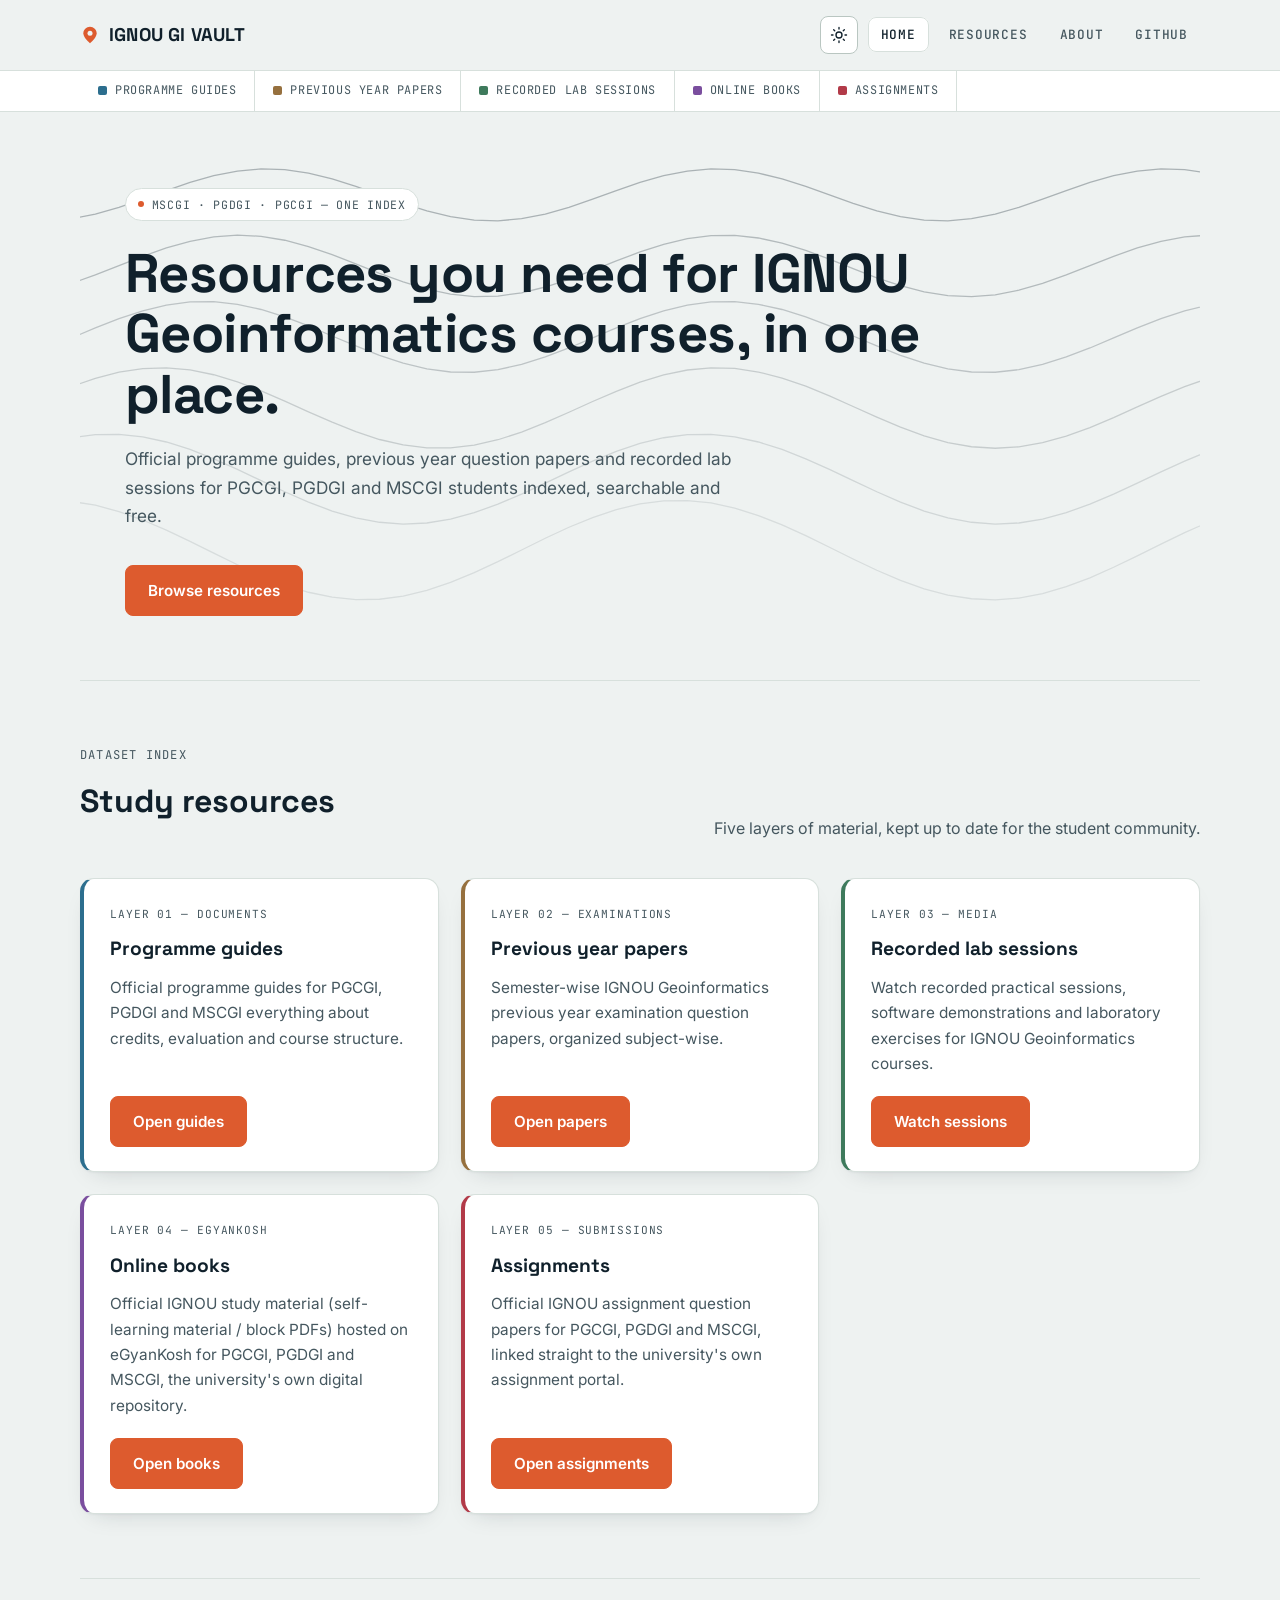
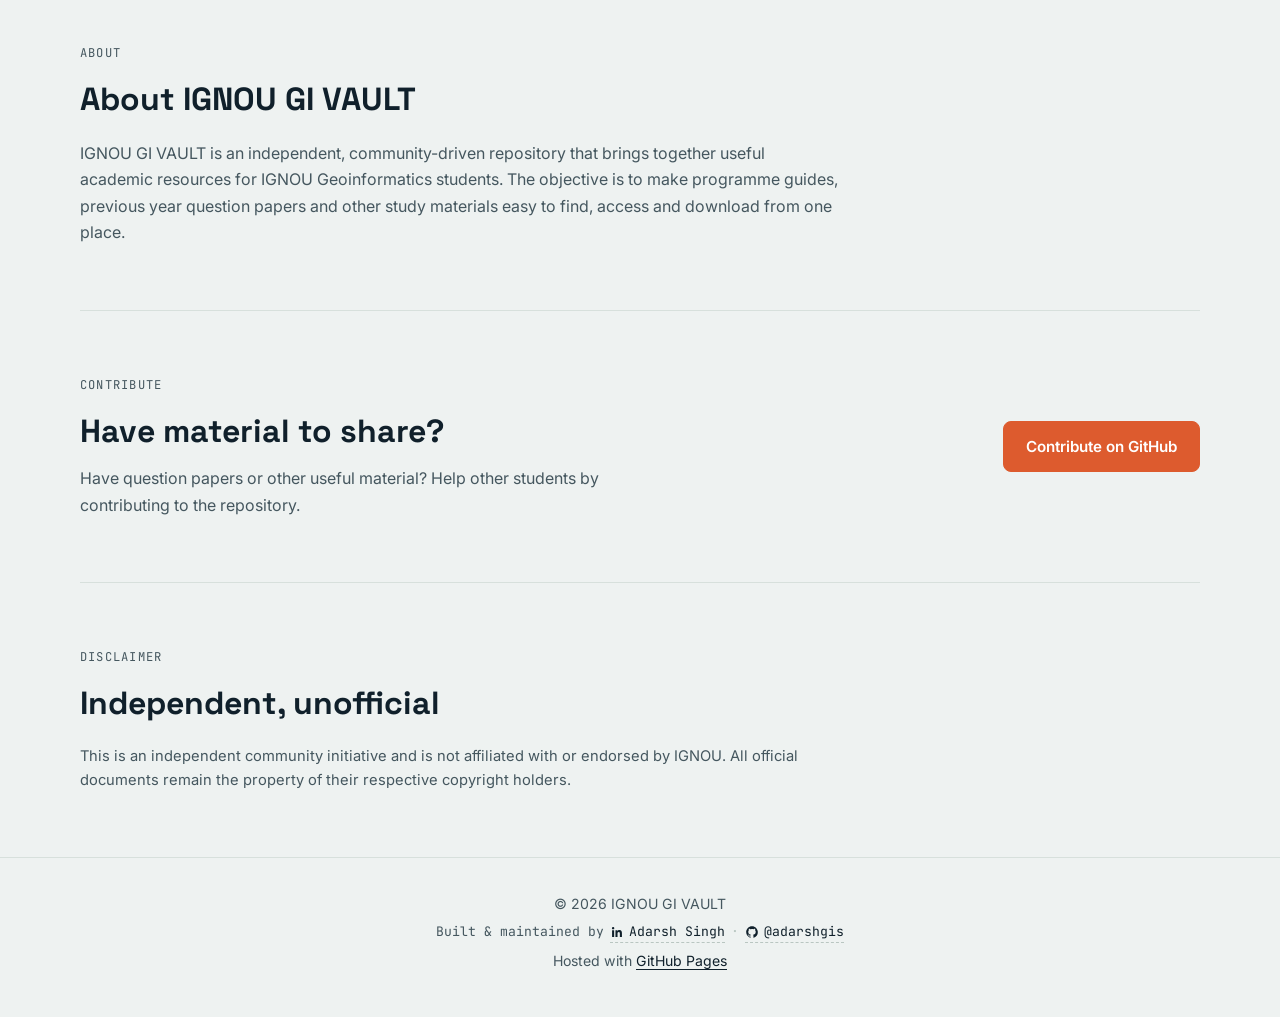
<file: index.html>
<!DOCTYPE html>
<html lang="en">
<head>
<meta charset="UTF-8">
<script>
(function(){
  try{
    var stored = localStorage.getItem('gi-vault-theme');
    var theme = stored || (window.matchMedia('(prefers-color-scheme: dark)').matches ? 'dark' : 'light');
    document.documentElement.setAttribute('data-theme', theme);
  }catch(e){}
})();
</script>
<meta name="viewport" content="width=device-width, initial-scale=1.0">
<title>IGNOU GI VAULT — Geoinformatics Study Resources (PGCGI, PGDGI, MSCGI)</title>
<meta name="description" content="Official programme guides, previous year question papers and recorded lab sessions for IGNOU Geoinformatics students — PGCGI, PGDGI and MSCGI, all in one place.">
<meta name="theme-color" content="#EEF2F1">

<meta property="og:type" content="website">
<meta property="og:title" content="IGNOU GI VAULT — Geoinformatics Study Resources">
<meta property="og:description" content="Programme guides, previous year papers and recorded lab sessions for PGCGI, PGDGI and MSCGI students, all in one place.">
<meta property="og:url" content="https://adarshgis.github.io/ignou_gi/">
<meta name="twitter:card" content="summary">

<link rel="icon" href="data:image/svg+xml,%3Csvg xmlns='http://www.w3.org/2000/svg' viewBox='0 0 24 24'%3E%3Cpath fill='%23DD5B2E' d='M12 2C7.6 2 4 5.6 4 10c0 5.8 8 12 8 12s8-6.2 8-12c0-4.4-3.6-8-8-8zm0 11a3 3 0 1 1 0-6 3 3 0 0 1 0 6z'/%3E%3C/svg%3E">

<link rel="preconnect" href="https://fonts.googleapis.com">
<link rel="preconnect" href="https://fonts.gstatic.com" crossorigin>
<link href="https://fonts.googleapis.com/css2?family=Space+Grotesk:wght@500;700&family=Inter:wght@400;500;600&family=JetBrains+Mono:wght@400;500&display=swap" rel="stylesheet">
<link rel="stylesheet" href="style.css">
</head>
<body>
<a class="skip-link" href="#main">Skip to content</a>

<header>
<nav class="navbar">
<a href="index.html" class="logo">
<svg class="pin" viewBox="0 0 24 24" fill="none" xmlns="http://www.w3.org/2000/svg">
<path d="M12 2C7.6 2 4 5.6 4 10c0 5.8 8 12 8 12s8-6.2 8-12c0-4.4-3.6-8-8-8z" fill="#DD5B2E"/>
<circle cx="12" cy="10" r="3" fill="#EEF2F1"/>
</svg>
IGNOU GI VAULT
</a>
<div class="nav-right">
<button class="theme-toggle" aria-label="Toggle dark mode" aria-pressed="false">
<svg class="icon-sun" viewBox="0 0 24 24" fill="none" stroke="currentColor" stroke-width="1.8" stroke-linecap="round"><circle cx="12" cy="12" r="4"/><path d="M12 2v2M12 20v2M4.9 4.9l1.4 1.4M17.7 17.7l1.4 1.4M2 12h2M20 12h2M4.9 19.1l1.4-1.4M17.7 6.3l1.4-1.4"/></svg>
<svg class="icon-moon" viewBox="0 0 24 24" fill="none" stroke="currentColor" stroke-width="1.8" stroke-linecap="round" stroke-linejoin="round"><path d="M21 12.8A9 9 0 1 1 11.2 3 7 7 0 0 0 21 12.8z"/></svg>
</button>
<button class="nav-toggle" aria-label="Toggle menu" aria-expanded="false">
<span></span>
</button>
<ul class="nav-links">
<li><a href="index.html" class="active" aria-current="page">Home</a></li>
<li><a href="#resources">Resources</a></li>
<li><a href="#about">About</a></li>
<li><a href="https://github.com/adarshgis/ignou_gi" target="_blank" rel="noopener noreferrer">GitHub</a></li>
</ul>
</div>
</nav>
</header>

<div class="legend-strip">
<ul class="wrap">
<li><a href="programme-guides.html"><span class="swatch" style="background:var(--layer-guides)"></span>Programme guides</a></li>
<li><a href="pyq.html"><span class="swatch" style="background:var(--layer-papers)"></span>Previous year papers</a></li>
<li><a href="recorded-sessions.html"><span class="swatch" style="background:var(--layer-sessions)"></span>Recorded lab sessions</a></li>
<li><a href="online-books.html"><span class="swatch" style="background:var(--layer-books)"></span>Online books</a></li>
<li><a href="assignments.html"><span class="swatch" style="background:var(--layer-assignments)"></span>Assignments</a></li>
</ul>
</div>

<main id="main">
<section class="hero">
<svg class="hero-contours" viewBox="0 0 1200 480" preserveAspectRatio="xMidYMid slice" fill="none" xmlns="http://www.w3.org/2000/svg" stroke="var(--ink)" stroke-width="1.1" aria-hidden="true">
<path d="M0.0,70.0 L20.0,77.1 L40.0,83.5 L60.0,88.4 L80.0,91.3 L100.0,91.9 L120.0,90.1 L140.0,86.2 L160.0,80.5 L180.0,73.6 L200.0,66.4 L220.0,59.5 L240.0,53.8 L260.0,49.9 L280.0,48.1 L300.0,48.7 L320.0,51.6 L340.0,56.5 L360.0,62.9 L380.0,70.0 L400.0,77.1 L420.0,83.5 L440.0,88.4 L460.0,91.3 L480.0,91.9 L500.0,90.1 L520.0,86.2 L540.0,80.5 L560.0,73.6 L580.0,66.4 L600.0,59.5 L620.0,53.8 L640.0,49.9 L660.0,48.1 L680.0,48.7 L700.0,51.6 L720.0,56.5 L740.0,62.9 L760.0,70.0 L780.0,77.1 L800.0,83.5 L820.0,88.4 L840.0,91.3 L860.0,91.9 L880.0,90.1 L900.0,86.2 L920.0,80.5 L940.0,73.6 L960.0,66.4 L980.0,59.5 L1000.0,53.8 L1020.0,49.9 L1040.0,48.1 L1060.0,48.7 L1080.0,51.6 L1100.0,56.5 L1120.0,62.9 L1140.0,70.0 L1160.0,77.1 L1180.0,83.5 L1200.0,88.4" opacity="0.55"/>
<path d="M0.0,146.7 L20.0,152.0 L40.0,155.1 L60.0,156.0 L80.0,154.4 L100.0,150.5 L120.0,144.7 L140.0,137.6 L160.0,129.7 L180.0,121.9 L200.0,114.8 L220.0,109.2 L240.0,105.4 L260.0,104.0 L280.0,105.0 L300.0,108.3 L320.0,113.7 L340.0,120.5 L360.0,128.3 L380.0,136.2 L400.0,143.5 L420.0,149.6 L440.0,153.8 L460.0,155.9 L480.0,155.5 L500.0,152.7 L520.0,147.8 L540.0,141.3 L560.0,133.7 L580.0,125.8 L600.0,118.2 L620.0,111.8 L640.0,107.0 L660.0,104.4 L680.0,104.2 L700.0,106.4 L720.0,110.8 L740.0,116.9 L760.0,124.3 L780.0,132.3 L800.0,140.0 L820.0,146.7 L840.0,152.0 L860.0,155.1 L880.0,156.0 L900.0,154.4 L920.0,150.5 L940.0,144.7 L960.0,137.6 L980.0,129.7 L1000.0,121.9 L1020.0,114.8 L1040.0,109.2 L1060.0,105.4 L1080.0,104.0 L1100.0,105.0 L1120.0,108.3 L1140.0,113.7 L1160.0,120.5 L1180.0,128.3 L1200.0,136.2" opacity="0.48"/>
<path d="M0.0,219.6 L20.0,219.8 L40.0,217.6 L60.0,213.2 L80.0,206.9 L100.0,199.3 L120.0,190.8 L140.0,182.4 L160.0,174.5 L180.0,167.9 L200.0,163.1 L220.0,160.4 L240.0,160.2 L260.0,162.4 L280.0,166.8 L300.0,173.1 L320.0,180.7 L340.0,189.2 L360.0,197.6 L380.0,205.5 L400.0,212.1 L420.0,216.9 L440.0,219.6 L460.0,219.8 L480.0,217.6 L500.0,213.2 L520.0,206.9 L540.0,199.3 L560.0,190.8 L580.0,182.4 L600.0,174.5 L620.0,167.9 L640.0,163.1 L660.0,160.4 L680.0,160.2 L700.0,162.4 L720.0,166.8 L740.0,173.1 L760.0,180.7 L780.0,189.2 L800.0,197.6 L820.0,205.5 L840.0,212.1 L860.0,216.9 L880.0,219.6 L900.0,219.8 L920.0,217.6 L940.0,213.2 L960.0,206.9 L980.0,199.3 L1000.0,190.8 L1020.0,182.4 L1040.0,174.5 L1060.0,167.9 L1080.0,163.1 L1100.0,160.4 L1120.0,160.2 L1140.0,162.4 L1160.0,166.8 L1180.0,173.1 L1200.0,180.7" opacity="0.4"/>
<path d="M0.0,279.3 L20.0,273.8 L40.0,266.5 L60.0,258.1 L80.0,249.1 L100.0,240.1 L120.0,231.9 L140.0,224.9 L160.0,219.7 L180.0,216.7 L200.0,216.1 L220.0,217.8 L240.0,221.9 L260.0,227.9 L280.0,235.5 L300.0,244.2 L320.0,253.2 L340.0,262.0 L360.0,270.0 L380.0,276.6 L400.0,281.2 L420.0,283.7 L440.0,283.7 L460.0,281.4 L480.0,276.8 L500.0,270.3 L520.0,262.4 L540.0,253.6 L560.0,244.5 L580.0,235.9 L600.0,228.2 L620.0,222.1 L640.0,217.9 L660.0,216.1 L680.0,216.6 L700.0,219.6 L720.0,224.7 L740.0,231.5 L760.0,239.7 L780.0,248.7 L800.0,257.7 L820.0,266.2 L840.0,273.5 L860.0,279.2 L880.0,282.7 L900.0,284.0 L920.0,282.8 L940.0,279.3 L960.0,273.8 L980.0,266.5 L1000.0,258.1 L1020.0,249.1 L1040.0,240.1 L1060.0,231.9 L1080.0,224.9 L1100.0,219.7 L1120.0,216.7 L1140.0,216.1 L1160.0,217.8 L1180.0,221.9 L1200.0,227.9" opacity="0.32"/>
<path d="M0.0,322.7 L20.0,313.4 L40.0,303.9 L60.0,294.8 L80.0,286.6 L100.0,279.9 L120.0,275.1 L140.0,272.4 L160.0,272.2 L180.0,274.3 L200.0,278.7 L220.0,285.0 L240.0,292.9 L260.0,301.9 L280.0,311.3 L300.0,320.7 L320.0,329.5 L340.0,337.0 L360.0,342.8 L380.0,346.5 L400.0,348.0 L420.0,347.1 L440.0,343.8 L460.0,338.4 L480.0,331.2 L500.0,322.7 L520.0,313.4 L540.0,303.9 L560.0,294.8 L580.0,286.6 L600.0,279.9 L620.0,275.1 L640.0,272.4 L660.0,272.2 L680.0,274.3 L700.0,278.7 L720.0,285.0 L740.0,292.9 L760.0,301.9 L780.0,311.3 L800.0,320.7 L820.0,329.5 L840.0,337.0 L860.0,342.8 L880.0,346.5 L900.0,348.0 L920.0,347.1 L940.0,343.8 L960.0,338.4 L980.0,331.2 L1000.0,322.7 L1020.0,313.4 L1040.0,303.9 L1060.0,294.8 L1080.0,286.6 L1100.0,279.9 L1120.0,275.1 L1140.0,272.4 L1160.0,272.2 L1180.0,274.3 L1200.0,278.7" opacity="0.24"/>
<path d="M0.0,355.3 L20.0,346.4 L40.0,338.9 L60.0,333.2 L80.0,329.5 L100.0,328.0 L120.0,328.9 L140.0,332.1 L160.0,337.5 L180.0,344.6 L200.0,353.2 L220.0,362.7 L240.0,372.6 L260.0,382.4 L280.0,391.5 L300.0,399.3 L320.0,405.6 L340.0,409.8 L360.0,411.8 L380.0,411.5 L400.0,408.9 L420.0,404.1 L440.0,397.3 L460.0,389.1 L480.0,379.8 L500.0,369.9 L520.0,360.0 L540.0,350.7 L560.0,342.5 L580.0,335.8 L600.0,331.0 L620.0,328.4 L640.0,328.2 L660.0,330.2 L680.0,334.5 L700.0,340.8 L720.0,348.7 L740.0,357.8 L760.0,367.6 L780.0,377.5 L800.0,387.0 L820.0,395.6 L840.0,402.7 L860.0,408.0 L880.0,411.1 L900.0,412.0 L920.0,410.5 L940.0,406.7 L960.0,400.9 L980.0,393.4 L1000.0,384.5 L1020.0,374.9 L1040.0,364.9 L1060.0,355.3 L1080.0,346.4 L1100.0,338.9 L1120.0,333.2 L1140.0,329.5 L1160.0,328.0 L1180.0,328.9 L1200.0,332.1" opacity="0.18"/>
</svg>

<div class="hero-inner">
<span class="coord-badge"><span class="dot"></span>MSCGI · PGDGI · PGCGI — ONE INDEX</span>
<h1>Resources you need for IGNOU Geoinformatics courses, in one place.</h1>
<p>Official programme guides, previous year question papers and recorded lab sessions for PGCGI, PGDGI and MSCGI students indexed, searchable and free.</p>
<a href="#resources" class="button">Browse resources</a>
</div>
</section>

<section id="resources" class="resources">
<div class="section-head">
<div>
<span class="eyebrow">Dataset index</span>
<h2>Study resources</h2>
</div>
<p class="section-description">Five layers of material, kept up to date for the student community.</p>
</div>

<div class="card-container">

<div class="card" data-layer="guides">
<span class="card-label">Layer 01 — Documents</span>
<h3> Programme guides</h3>
<p>Official programme guides for PGCGI, PGDGI and MSCGI everything about credits, evaluation and course structure.</p>
<div class="card-actions">
<a href="programme-guides.html" class="button">Open guides</a>
</div>
</div>

<div class="card" data-layer="papers">
<span class="card-label">Layer 02 — Examinations</span>
<h3> Previous year papers</h3>
<p>Semester-wise IGNOU Geoinformatics previous year examination question papers, organized subject-wise.</p>
<div class="card-actions">
<a href="pyq.html" class="button">Open papers</a>
</div>
</div>

<div class="card" data-layer="sessions">
<span class="card-label">Layer 03 — Media</span>
<h3> Recorded lab sessions</h3>
<p>Watch recorded practical sessions, software demonstrations and laboratory exercises for IGNOU Geoinformatics courses.</p>
<div class="card-actions">
<a href="recorded-sessions.html" class="button">Watch sessions</a>
</div>
</div>

<div class="card" data-layer="books">
<span class="card-label">Layer 04 — eGyanKosh</span>
<h3> Online books</h3>
<p>Official IGNOU study material (self-learning material / block PDFs) hosted on eGyanKosh for PGCGI, PGDGI and MSCGI, the university's own digital repository.</p>
<div class="card-actions">
<a href="online-books.html" class="button">Open books</a>
</div>
</div>

<div class="card" data-layer="assignments">
<span class="card-label">Layer 05 — Submissions</span>
<h3> Assignments</h3>
<p>Official IGNOU assignment question papers for PGCGI, PGDGI and MSCGI, linked straight to the university's own assignment portal.</p>
<div class="card-actions">
<a href="assignments.html" class="button">Open assignments</a>
</div>
</div>

</div>
</section>

<section id="about" class="about">
<span class="eyebrow">About</span>
<h2>About IGNOU GI VAULT</h2>
<p>IGNOU GI VAULT is an independent, community-driven repository that brings together useful academic resources for IGNOU Geoinformatics students. The objective is to make programme guides, previous year question papers and other study materials easy to find, access and download from one place.</p>
</section>

<section class="contribute">
<div class="copy">
<span class="eyebrow">Contribute</span>
<h2>Have material to share?</h2>
<p>Have question papers or other useful material? Help other students by contributing to the repository.</p>
</div>
<a href="https://github.com/adarshgis/ignou_gi" target="_blank" rel="noopener noreferrer" class="button">Contribute on GitHub</a>
</section>

<section class="disclaimer">
<span class="eyebrow">Disclaimer</span>
<h2>Independent, unofficial</h2>
<p>This is an independent community initiative and is not affiliated with or endorsed by IGNOU. All official documents remain the property of their respective copyright holders.</p>
</section>
</main>

<footer>
<div class="wrap">
<p>© 2026 IGNOU GI VAULT</p>
<p class="footer-credit">Built &amp; maintained by <a href="https://www.linkedin.com/in/adarsh-singh-gis/" target="_blank" rel="noopener noreferrer"><svg viewBox="0 0 24 24" fill="currentColor" aria-hidden="true"><path d="M20.45 20.45h-3.55v-5.57c0-1.33-.02-3.03-1.85-3.03-1.85 0-2.14 1.45-2.14 2.94v5.66H9.36V9h3.41v1.56h.05c.47-.9 1.63-1.85 3.36-1.85 3.6 0 4.27 2.37 4.27 5.45v6.29zM5.34 7.43a2.06 2.06 0 1 1 0-4.12 2.06 2.06 0 0 1 0 4.12zM7.12 20.45H3.56V9h3.56v11.45z"/></svg>Adarsh Singh</a><span class="divider">·</span><a href="https://github.com/adarshgis" target="_blank" rel="noopener noreferrer"><svg viewBox="0 0 24 24" fill="currentColor" aria-hidden="true"><path d="M12 2C6.48 2 2 6.58 2 12.2c0 4.5 2.87 8.32 6.84 9.67.5.1.68-.22.68-.49 0-.24-.01-1.02-.01-1.85-2.78.61-3.37-1.19-3.37-1.19-.45-1.17-1.11-1.48-1.11-1.48-.91-.63.07-.62.07-.62 1 .07 1.53 1.04 1.53 1.04.89 1.55 2.34 1.11 2.91.85.09-.66.35-1.11.63-1.37-2.22-.25-4.56-1.13-4.56-5.03 0-1.11.39-2.02 1.03-2.73-.1-.26-.45-1.3.1-2.71 0 0 .84-.27 2.75 1.04a9.4 9.4 0 0 1 2.5-.34c.85 0 1.7.12 2.5.34 1.91-1.31 2.75-1.04 2.75-1.04.55 1.41.2 2.45.1 2.71.64.71 1.03 1.62 1.03 2.73 0 3.91-2.34 4.77-4.57 5.02.36.32.68.94.68 1.9 0 1.37-.01 2.47-.01 2.81 0 .27.18.6.69.49A10.02 10.02 0 0 0 22 12.2C22 6.58 17.52 2 12 2z"/></svg>@adarshgis</a></p>

<p>Hosted with <a href="https://pages.github.com/" target="_blank" rel="noopener noreferrer">GitHub Pages</a></p>
</div>
</footer>

<script src="app.js"></script>
</body>
</html>
</file>
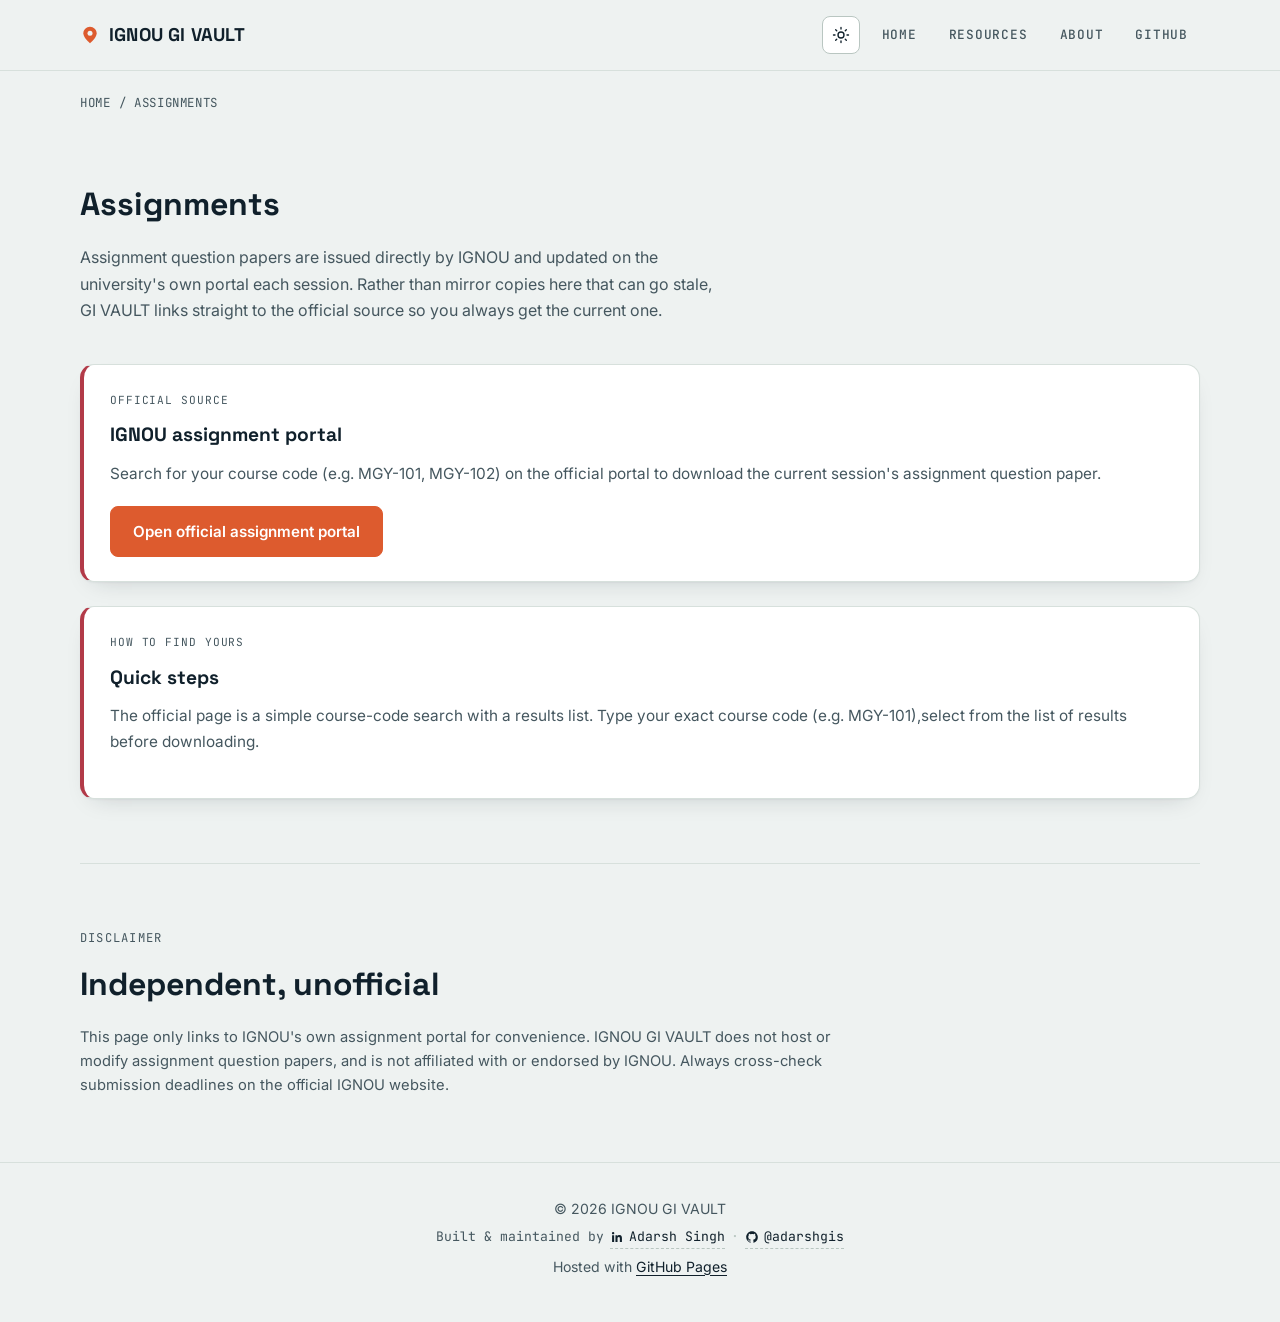
<file: assignments.html>
<!DOCTYPE html>
<html lang="en">
<head>
<meta charset="UTF-8">
<script>
(function(){
  try{
    var stored = localStorage.getItem('gi-vault-theme');
    var theme = stored || (window.matchMedia('(prefers-color-scheme: dark)').matches ? 'dark' : 'light');
    document.documentElement.setAttribute('data-theme', theme);
  }catch(e){}
})();
</script>
<meta name="viewport" content="width=device-width, initial-scale=1.0">
<title>Assignments | IGNOU GI VAULT</title>
<meta name="description" content="Direct link to the official IGNOU assignment question papers portal for PGCGI, PGDGI and MSCGI students.">
<meta name="theme-color" content="#EEF2F1">
<link rel="icon" href="data:image/svg+xml,%3Csvg xmlns='http://www.w3.org/2000/svg' viewBox='0 0 24 24'%3E%3Cpath fill='%23DD5B2E' d='M12 2C7.6 2 4 5.6 4 10c0 5.8 8 12 8 12s8-6.2 8-12c0-4.4-3.6-8-8-8zm0 11a3 3 0 1 1 0-6 3 3 0 0 1 0 6z'/%3E%3C/svg%3E">
<link rel="preconnect" href="https://fonts.googleapis.com">
<link rel="preconnect" href="https://fonts.gstatic.com" crossorigin>
<link href="https://fonts.googleapis.com/css2?family=Space+Grotesk:wght@500;700&family=Inter:wght@400;500;600&family=JetBrains+Mono:wght@400;500&display=swap" rel="stylesheet">
<link rel="stylesheet" href="style.css">
</head>
<body>
<a class="skip-link" href="#main">Skip to content</a>

<header>
<nav class="navbar">
<a href="index.html" class="logo">
<svg class="pin" viewBox="0 0 24 24" fill="none" xmlns="http://www.w3.org/2000/svg">
<path d="M12 2C7.6 2 4 5.6 4 10c0 5.8 8 12 8 12s8-6.2 8-12c0-4.4-3.6-8-8-8z" fill="#DD5B2E"/>
<circle cx="12" cy="10" r="3" fill="#EEF2F1"/>
</svg>
IGNOU GI VAULT
</a>
<div class="nav-right">
<button class="theme-toggle" aria-label="Toggle dark mode" aria-pressed="false">
<svg class="icon-sun" viewBox="0 0 24 24" fill="none" stroke="currentColor" stroke-width="1.8" stroke-linecap="round"><circle cx="12" cy="12" r="4"/><path d="M12 2v2M12 20v2M4.9 4.9l1.4 1.4M17.7 17.7l1.4 1.4M2 12h2M20 12h2M4.9 19.1l1.4-1.4M17.7 6.3l1.4-1.4"/></svg>
<svg class="icon-moon" viewBox="0 0 24 24" fill="none" stroke="currentColor" stroke-width="1.8" stroke-linecap="round" stroke-linejoin="round"><path d="M21 12.8A9 9 0 1 1 11.2 3 7 7 0 0 0 21 12.8z"/></svg>
</button>
<button class="nav-toggle" aria-label="Toggle menu" aria-expanded="false">
<span></span>
</button>
<ul class="nav-links">
<li><a href="index.html">Home</a></li>
<li><a href="index.html#resources">Resources</a></li>
<li><a href="index.html#about">About</a></li>
<li><a href="https://github.com/adarshgis/ignou_gi" target="_blank" rel="noopener noreferrer">GitHub</a></li>
</ul>
</div>
</nav>
</header>

<main id="main">
<div class="wrap">
<nav class="breadcrumb" aria-label="Breadcrumb">
<a href="index.html">Home</a><span>/</span><span>Assignments</span>
</nav>
</div>

<section class="resources">
<h2>Assignments</h2>
<p class="section-description">Assignment question papers are issued directly by IGNOU and updated on the university's own portal each session. Rather than mirror copies here that can go stale, GI VAULT links straight to the official source so you always get the current one.</p>

<div class="card-container">

<div class="card" data-layer="assignments">
<span class="card-label">Official source</span>
<h3> IGNOU assignment portal</h3>
<p>Search for your course code (e.g. MGY-101, MGY-102) on the official portal to download the current session's assignment question paper.</p>
<div class="card-actions">
<a href="https://www.ignou.ac.in/studentService/download/assignments" target="_blank" rel="noopener noreferrer" class="button">Open official assignment portal</a>
</div>
</div>

</div>

<div class="card-container" style="margin-top:1.5rem">
<div class="card" data-layer="assignments">
<span class="card-label">How to find yours</span>
<h3> Quick steps</h3>
<p>The official page is a simple course-code search with a results list. Type your exact course code (e.g. MGY-101),select from the list of results before downloading.</p>
</div>
</div>

</section>

<section class="disclaimer">
<span class="eyebrow">Disclaimer</span>
<h2>Independent, unofficial</h2>
<p>This page only links to IGNOU's own assignment portal for convenience. IGNOU GI VAULT does not host or modify assignment question papers, and is not affiliated with or endorsed by IGNOU. Always cross-check submission deadlines on the official IGNOU website.</p>
</section>
</main>

<footer>
<div class="wrap">
<p>© 2026 IGNOU GI VAULT</p>
<p class="footer-credit">Built &amp; maintained by <a href="https://www.linkedin.com/in/adarsh-singh-gis/" target="_blank" rel="noopener noreferrer"><svg viewBox="0 0 24 24" fill="currentColor" aria-hidden="true"><path d="M20.45 20.45h-3.55v-5.57c0-1.33-.02-3.03-1.85-3.03-1.85 0-2.14 1.45-2.14 2.94v5.66H9.36V9h3.41v1.56h.05c.47-.9 1.63-1.85 3.36-1.85 3.6 0 4.27 2.37 4.27 5.45v6.29zM5.34 7.43a2.06 2.06 0 1 1 0-4.12 2.06 2.06 0 0 1 0 4.12zM7.12 20.45H3.56V9h3.56v11.45z"/></svg>Adarsh Singh</a><span class="divider">·</span><a href="https://github.com/adarshgis" target="_blank" rel="noopener noreferrer"><svg viewBox="0 0 24 24" fill="currentColor" aria-hidden="true"><path d="M12 2C6.48 2 2 6.58 2 12.2c0 4.5 2.87 8.32 6.84 9.67.5.1.68-.22.68-.49 0-.24-.01-1.02-.01-1.85-2.78.61-3.37-1.19-3.37-1.19-.45-1.17-1.11-1.48-1.11-1.48-.91-.63.07-.62.07-.62 1 .07 1.53 1.04 1.53 1.04.89 1.55 2.34 1.11 2.91.85.09-.66.35-1.11.63-1.37-2.22-.25-4.56-1.13-4.56-5.03 0-1.11.39-2.02 1.03-2.73-.1-.26-.45-1.3.1-2.71 0 0 .84-.27 2.75 1.04a9.4 9.4 0 0 1 2.5-.34c.85 0 1.7.12 2.5.34 1.91-1.31 2.75-1.04 2.75-1.04.55 1.41.2 2.45.1 2.71.64.71 1.03 1.62 1.03 2.73 0 3.91-2.34 4.77-4.57 5.02.36.32.68.94.68 1.9 0 1.37-.01 2.47-.01 2.81 0 .27.18.6.69.49A10.02 10.02 0 0 0 22 12.2C22 6.58 17.52 2 12 2z"/></svg>@adarshgis</a></p>

<p>Hosted with <a href="https://pages.github.com/" target="_blank" rel="noopener noreferrer">GitHub Pages</a></p>
</div>
</footer>

<script src="app.js"></script>
</body>
</html>
</file>
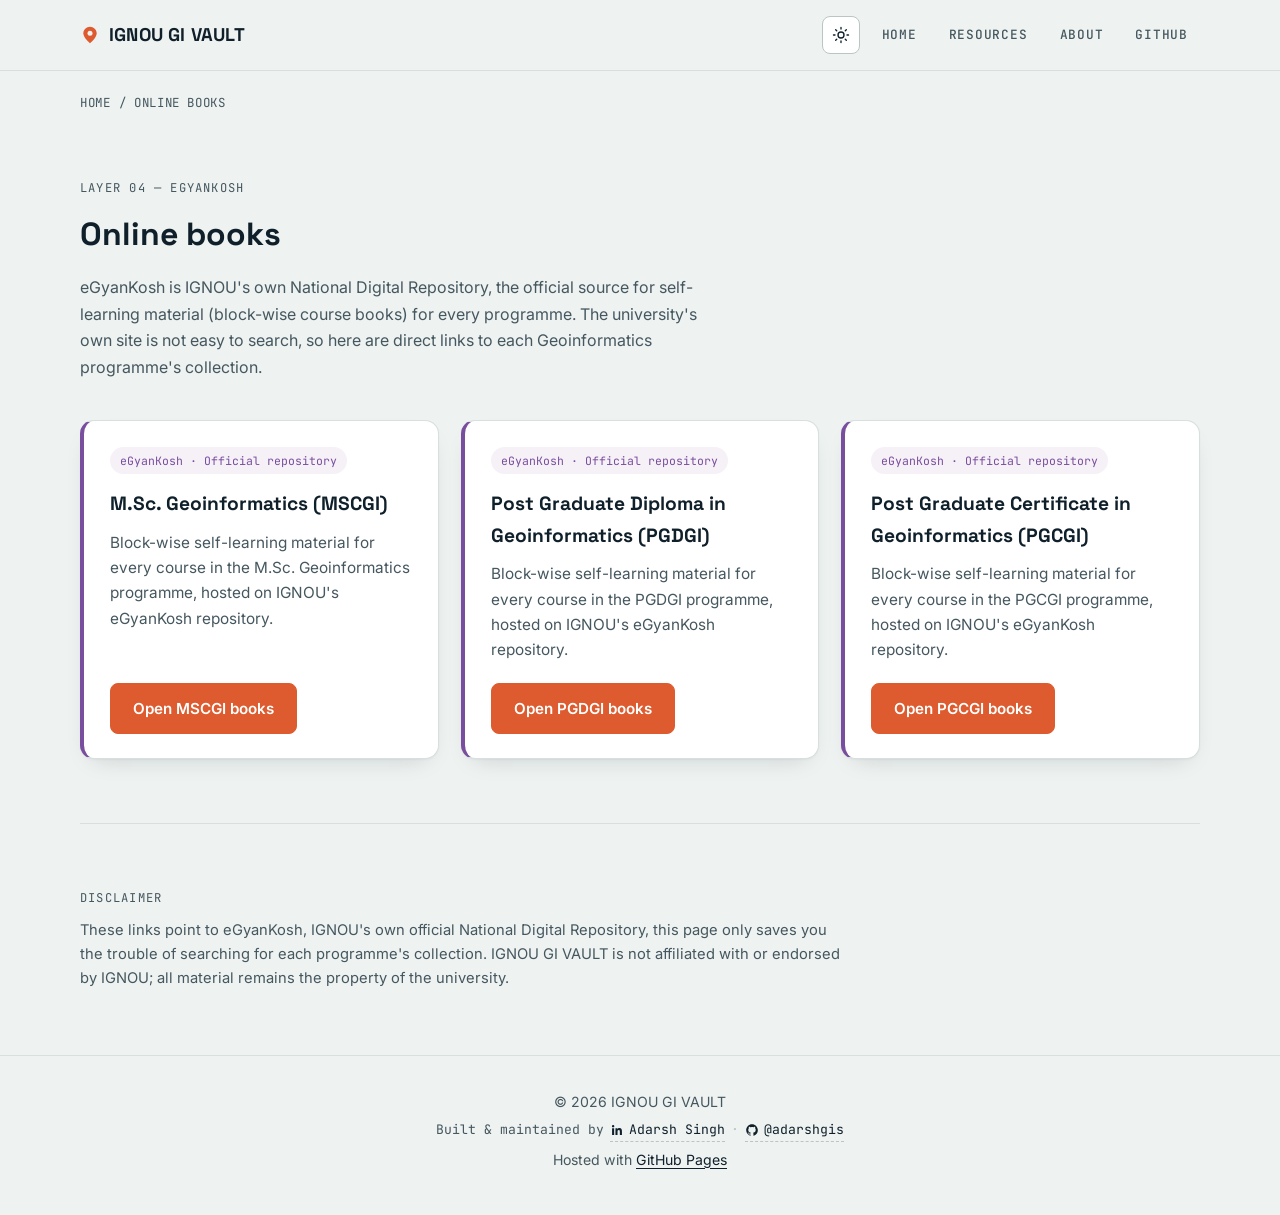
<file: online-books.html>
<!DOCTYPE html>
<html lang="en">
<head>
<meta charset="UTF-8">
<script>
(function(){
  try{
    var stored = localStorage.getItem('gi-vault-theme');
    var theme = stored || (window.matchMedia('(prefers-color-scheme: dark)').matches ? 'dark' : 'light');
    document.documentElement.setAttribute('data-theme', theme);
  }catch(e){}
})();
</script>
<meta name="viewport" content="width=device-width, initial-scale=1.0">
<title>Online Books | IGNOU GI VAULT</title>
<meta name="description" content="Official IGNOU study material for MSCGI, PGDGI and PGCGI, hosted on eGyanKosh — the university's own digital repository.">
<meta name="theme-color" content="#EEF2F1">
<link rel="icon" href="data:image/svg+xml,%3Csvg xmlns='http://www.w3.org/2000/svg' viewBox='0 0 24 24'%3E%3Cpath fill='%23DD5B2E' d='M12 2C7.6 2 4 5.6 4 10c0 5.8 8 12 8 12s8-6.2 8-12c0-4.4-3.6-8-8-8zm0 11a3 3 0 1 1 0-6 3 3 0 0 1 0 6z'/%3E%3C/svg%3E">
<link rel="preconnect" href="https://fonts.googleapis.com">
<link rel="preconnect" href="https://fonts.gstatic.com" crossorigin>
<link href="https://fonts.googleapis.com/css2?family=Space+Grotesk:wght@500;700&family=Inter:wght@400;500;600&family=JetBrains+Mono:wght@400;500&display=swap" rel="stylesheet">
<link rel="stylesheet" href="style.css">
</head>
<body>
<a class="skip-link" href="#main">Skip to content</a>

<header>
<nav class="navbar">
<a href="index.html" class="logo">
<svg class="pin" viewBox="0 0 24 24" fill="none" xmlns="http://www.w3.org/2000/svg">
<path d="M12 2C7.6 2 4 5.6 4 10c0 5.8 8 12 8 12s8-6.2 8-12c0-4.4-3.6-8-8-8z" fill="#DD5B2E"/>
<circle cx="12" cy="10" r="3" fill="#EEF2F1"/>
</svg>
IGNOU GI VAULT
</a>
<div class="nav-right">
<button class="theme-toggle" aria-label="Toggle dark mode" aria-pressed="false">
<svg class="icon-sun" viewBox="0 0 24 24" fill="none" stroke="currentColor" stroke-width="1.8" stroke-linecap="round"><circle cx="12" cy="12" r="4"/><path d="M12 2v2M12 20v2M4.9 4.9l1.4 1.4M17.7 17.7l1.4 1.4M2 12h2M20 12h2M4.9 19.1l1.4-1.4M17.7 6.3l1.4-1.4"/></svg>
<svg class="icon-moon" viewBox="0 0 24 24" fill="none" stroke="currentColor" stroke-width="1.8" stroke-linecap="round" stroke-linejoin="round"><path d="M21 12.8A9 9 0 1 1 11.2 3 7 7 0 0 0 21 12.8z"/></svg>
</button>
<button class="nav-toggle" aria-label="Toggle menu" aria-expanded="false">
<span></span>
</button>
<ul class="nav-links">
<li><a href="index.html">Home</a></li>
<li><a href="index.html#resources">Resources</a></li>
<li><a href="index.html#about">About</a></li>
<li><a href="https://github.com/adarshgis/ignou_gi" target="_blank" rel="noopener noreferrer">GitHub</a></li>
</ul>
</div>
</nav>
</header>

<main id="main">
<div class="wrap">
<nav class="breadcrumb" aria-label="Breadcrumb">
<a href="index.html">Home</a><span>/</span><span>Online books</span>
</nav>
</div>

<section class="resources">
<span class="eyebrow">Layer 04 — eGyanKosh</span>
<h2>Online books</h2>
<p class="section-description">eGyanKosh is IGNOU's own National Digital Repository, the official source for self-learning material (block-wise course books) for every programme. The university's own site is not easy to search, so here are direct links to each Geoinformatics programme's collection.</p>

<div class="card-container">

<div class="card guide-card" data-layer="books">
<span class="file-tag">eGyanKosh · Official repository</span>
<h3>M.Sc. Geoinformatics (MSCGI)</h3>
<p>Block-wise self-learning material for every course in the M.Sc. Geoinformatics programme, hosted on IGNOU's eGyanKosh repository.</p>
<div class="card-actions">
<a href="https://egyankosh.ac.in/handle/123456789/98174" target="_blank" rel="noopener noreferrer" class="button">Open MSCGI books</a>
</div>
</div>

<div class="card guide-card" data-layer="books">
<span class="file-tag">eGyanKosh · Official repository</span>
<h3>Post Graduate Diploma in Geoinformatics (PGDGI)</h3>
<p>Block-wise self-learning material for every course in the PGDGI programme, hosted on IGNOU's eGyanKosh repository.</p>
<div class="card-actions">
<a href="https://egyankosh.ac.in/handle/123456789/94112" target="_blank" rel="noopener noreferrer" class="button">Open PGDGI books</a>
</div>
</div>

<div class="card guide-card" data-layer="books">
<span class="file-tag">eGyanKosh · Official repository</span>
<h3>Post Graduate Certificate in Geoinformatics (PGCGI)</h3>
<p>Block-wise self-learning material for every course in the PGCGI programme, hosted on IGNOU's eGyanKosh repository.</p>
<div class="card-actions">
<a href="https://egyankosh.ac.in/handle/123456789/112560" target="_blank" rel="noopener noreferrer" class="button">Open PGCGI books</a>
</div>
</div>

</div>
</section>

<section class="disclaimer">
<span class="eyebrow">Disclaimer</span>
<p>These links point to eGyanKosh, IGNOU's own official National Digital Repository, this page only saves you the trouble of searching for each programme's collection. IGNOU GI VAULT is not affiliated with or endorsed by IGNOU; all material remains the property of the university.</p>
</section>
</main>

<footer>
<div class="wrap">
<p>© 2026 IGNOU GI VAULT</p>
<p class="footer-credit">Built &amp; maintained by <a href="https://www.linkedin.com/in/adarsh-singh-gis/" target="_blank" rel="noopener noreferrer"><svg viewBox="0 0 24 24" fill="currentColor" aria-hidden="true"><path d="M20.45 20.45h-3.55v-5.57c0-1.33-.02-3.03-1.85-3.03-1.85 0-2.14 1.45-2.14 2.94v5.66H9.36V9h3.41v1.56h.05c.47-.9 1.63-1.85 3.36-1.85 3.6 0 4.27 2.37 4.27 5.45v6.29zM5.34 7.43a2.06 2.06 0 1 1 0-4.12 2.06 2.06 0 0 1 0 4.12zM7.12 20.45H3.56V9h3.56v11.45z"/></svg>Adarsh Singh</a><span class="divider">·</span><a href="https://github.com/adarshgis" target="_blank" rel="noopener noreferrer"><svg viewBox="0 0 24 24" fill="currentColor" aria-hidden="true"><path d="M12 2C6.48 2 2 6.58 2 12.2c0 4.5 2.87 8.32 6.84 9.67.5.1.68-.22.68-.49 0-.24-.01-1.02-.01-1.85-2.78.61-3.37-1.19-3.37-1.19-.45-1.17-1.11-1.48-1.11-1.48-.91-.63.07-.62.07-.62 1 .07 1.53 1.04 1.53 1.04.89 1.55 2.34 1.11 2.91.85.09-.66.35-1.11.63-1.37-2.22-.25-4.56-1.13-4.56-5.03 0-1.11.39-2.02 1.03-2.73-.1-.26-.45-1.3.1-2.71 0 0 .84-.27 2.75 1.04a9.4 9.4 0 0 1 2.5-.34c.85 0 1.7.12 2.5.34 1.91-1.31 2.75-1.04 2.75-1.04.55 1.41.2 2.45.1 2.71.64.71 1.03 1.62 1.03 2.73 0 3.91-2.34 4.77-4.57 5.02.36.32.68.94.68 1.9 0 1.37-.01 2.47-.01 2.81 0 .27.18.6.69.49A10.02 10.02 0 0 0 22 12.2C22 6.58 17.52 2 12 2z"/></svg>@adarshgis</a></p>

<p>Hosted with <a href="https://pages.github.com/" target="_blank" rel="noopener noreferrer">GitHub Pages</a></p>
</div>
</footer>

<script src="app.js"></script>
</body>
</html>
</file>
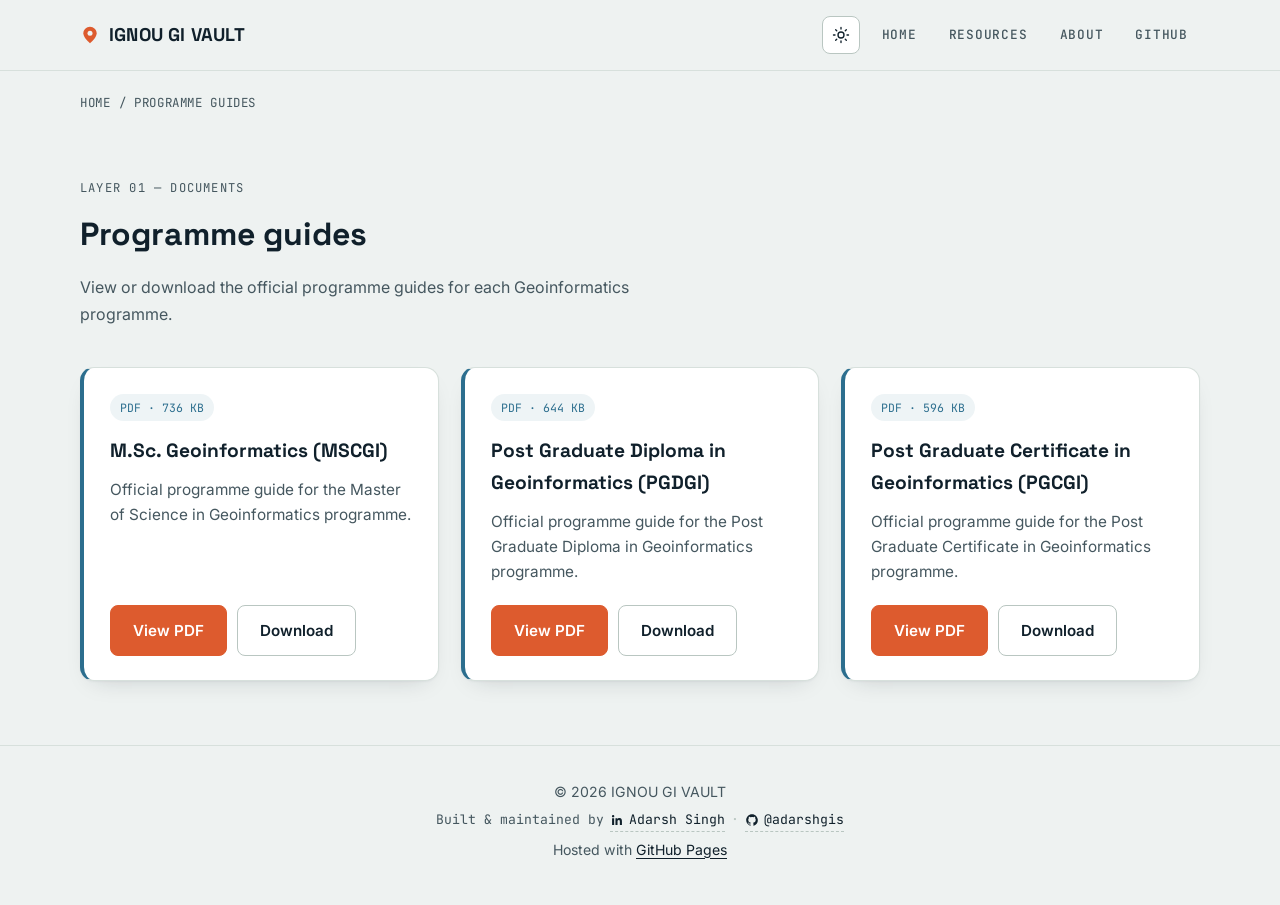
<file: programme-guides.html>
<!DOCTYPE html>
<html lang="en">
<head>
<meta charset="UTF-8">
<script>
(function(){
  try{
    var stored = localStorage.getItem('gi-vault-theme');
    var theme = stored || (window.matchMedia('(prefers-color-scheme: dark)').matches ? 'dark' : 'light');
    document.documentElement.setAttribute('data-theme', theme);
  }catch(e){}
})();
</script>
<meta name="viewport" content="width=device-width, initial-scale=1.0">
<title>Programme Guides | IGNOU GI VAULT</title>
<meta name="description" content="Official IGNOU programme guides for MSCGI, PGDGI and PGCGI — view online or download the PDF.">
<meta name="theme-color" content="#EEF2F1">
<link rel="icon" href="data:image/svg+xml,%3Csvg xmlns='http://www.w3.org/2000/svg' viewBox='0 0 24 24'%3E%3Cpath fill='%23DD5B2E' d='M12 2C7.6 2 4 5.6 4 10c0 5.8 8 12 8 12s8-6.2 8-12c0-4.4-3.6-8-8-8zm0 11a3 3 0 1 1 0-6 3 3 0 0 1 0 6z'/%3E%3C/svg%3E">
<link rel="preconnect" href="https://fonts.googleapis.com">
<link rel="preconnect" href="https://fonts.gstatic.com" crossorigin>
<link href="https://fonts.googleapis.com/css2?family=Space+Grotesk:wght@500;700&family=Inter:wght@400;500;600&family=JetBrains+Mono:wght@400;500&display=swap" rel="stylesheet">
<link rel="stylesheet" href="style.css">
</head>
<body>
<a class="skip-link" href="#main">Skip to content</a>

<header>
<nav class="navbar">
<a href="index.html" class="logo">
<svg class="pin" viewBox="0 0 24 24" fill="none" xmlns="http://www.w3.org/2000/svg">
<path d="M12 2C7.6 2 4 5.6 4 10c0 5.8 8 12 8 12s8-6.2 8-12c0-4.4-3.6-8-8-8z" fill="#DD5B2E"/>
<circle cx="12" cy="10" r="3" fill="#EEF2F1"/>
</svg>
IGNOU GI VAULT
</a>
<div class="nav-right">
<button class="theme-toggle" aria-label="Toggle dark mode" aria-pressed="false">
<svg class="icon-sun" viewBox="0 0 24 24" fill="none" stroke="currentColor" stroke-width="1.8" stroke-linecap="round"><circle cx="12" cy="12" r="4"/><path d="M12 2v2M12 20v2M4.9 4.9l1.4 1.4M17.7 17.7l1.4 1.4M2 12h2M20 12h2M4.9 19.1l1.4-1.4M17.7 6.3l1.4-1.4"/></svg>
<svg class="icon-moon" viewBox="0 0 24 24" fill="none" stroke="currentColor" stroke-width="1.8" stroke-linecap="round" stroke-linejoin="round"><path d="M21 12.8A9 9 0 1 1 11.2 3 7 7 0 0 0 21 12.8z"/></svg>
</button>
<button class="nav-toggle" aria-label="Toggle menu" aria-expanded="false">
<span></span>
</button>
<ul class="nav-links">
<li><a href="index.html">Home</a></li>
<li><a href="index.html#resources">Resources</a></li>
<li><a href="index.html#about">About</a></li>
<li><a href="https://github.com/adarshgis/ignou_gi" target="_blank" rel="noopener noreferrer">GitHub</a></li>
</ul>
</div>
</nav>
</header>

<main id="main">
<div class="wrap">
<nav class="breadcrumb" aria-label="Breadcrumb">
<a href="index.html">Home</a><span>/</span><span>Programme guides</span>
</nav>
</div>

<section class="resources">
<span class="eyebrow">Layer 01 — Documents</span>
<h2>Programme guides</h2>
<p class="section-description">View or download the official programme guides for each Geoinformatics programme.</p>

<div class="card-container">

<div class="card guide-card" data-layer="guides">
<span class="file-tag">PDF · 736 KB</span>
<h3>M.Sc. Geoinformatics (MSCGI)</h3>
<p>Official programme guide for the Master of Science in Geoinformatics programme.</p>
<div class="card-actions">
<a href="programme_guides/Programme%20Guide%20MSCGI.pdf" target="_blank" rel="noopener noreferrer" class="button">View PDF</a>
<a href="programme_guides/Programme%20Guide%20MSCGI.pdf" download class="button secondary">Download</a>
</div>
</div>

<div class="card guide-card" data-layer="guides">
<span class="file-tag">PDF · 644 KB</span>
<h3>Post Graduate Diploma in Geoinformatics (PGDGI)</h3>
<p>Official programme guide for the Post Graduate Diploma in Geoinformatics programme.</p>
<div class="card-actions">
<a href="programme_guides/Programme-Guide-PGDGI.pdf" target="_blank" rel="noopener noreferrer" class="button">View PDF</a>
<a href="programme_guides/Programme-Guide-PGDGI.pdf" download class="button secondary">Download</a>
</div>
</div>

<div class="card guide-card" data-layer="guides">
<span class="file-tag">PDF · 596 KB</span>
<h3>Post Graduate Certificate in Geoinformatics (PGCGI)</h3>
<p>Official programme guide for the Post Graduate Certificate in Geoinformatics programme.</p>
<div class="card-actions">
<a href="programme_guides/programme_guide_pgcgi.pdf" target="_blank" rel="noopener noreferrer" class="button">View PDF</a>
<a href="programme_guides/programme_guide_pgcgi.pdf" download class="button secondary">Download</a>
</div>
</div>

</div>
</section>
</main>

<footer>
<div class="wrap">
<p>© 2026 IGNOU GI VAULT</p>
<p class="footer-credit">Built &amp; maintained by <a href="https://www.linkedin.com/in/adarsh-singh-gis/" target="_blank" rel="noopener noreferrer"><svg viewBox="0 0 24 24" fill="currentColor" aria-hidden="true"><path d="M20.45 20.45h-3.55v-5.57c0-1.33-.02-3.03-1.85-3.03-1.85 0-2.14 1.45-2.14 2.94v5.66H9.36V9h3.41v1.56h.05c.47-.9 1.63-1.85 3.36-1.85 3.6 0 4.27 2.37 4.27 5.45v6.29zM5.34 7.43a2.06 2.06 0 1 1 0-4.12 2.06 2.06 0 0 1 0 4.12zM7.12 20.45H3.56V9h3.56v11.45z"/></svg>Adarsh Singh</a><span class="divider">·</span><a href="https://github.com/adarshgis" target="_blank" rel="noopener noreferrer"><svg viewBox="0 0 24 24" fill="currentColor" aria-hidden="true"><path d="M12 2C6.48 2 2 6.58 2 12.2c0 4.5 2.87 8.32 6.84 9.67.5.1.68-.22.68-.49 0-.24-.01-1.02-.01-1.85-2.78.61-3.37-1.19-3.37-1.19-.45-1.17-1.11-1.48-1.11-1.48-.91-.63.07-.62.07-.62 1 .07 1.53 1.04 1.53 1.04.89 1.55 2.34 1.11 2.91.85.09-.66.35-1.11.63-1.37-2.22-.25-4.56-1.13-4.56-5.03 0-1.11.39-2.02 1.03-2.73-.1-.26-.45-1.3.1-2.71 0 0 .84-.27 2.75 1.04a9.4 9.4 0 0 1 2.5-.34c.85 0 1.7.12 2.5.34 1.91-1.31 2.75-1.04 2.75-1.04.55 1.41.2 2.45.1 2.71.64.71 1.03 1.62 1.03 2.73 0 3.91-2.34 4.77-4.57 5.02.36.32.68.94.68 1.9 0 1.37-.01 2.47-.01 2.81 0 .27.18.6.69.49A10.02 10.02 0 0 0 22 12.2C22 6.58 17.52 2 12 2z"/></svg>@adarshgis</a></p>

<p>Hosted with <a href="https://pages.github.com/" target="_blank" rel="noopener noreferrer">GitHub Pages</a></p>
</div>
</footer>

<script src="app.js"></script>
</body>
</html>
</file>
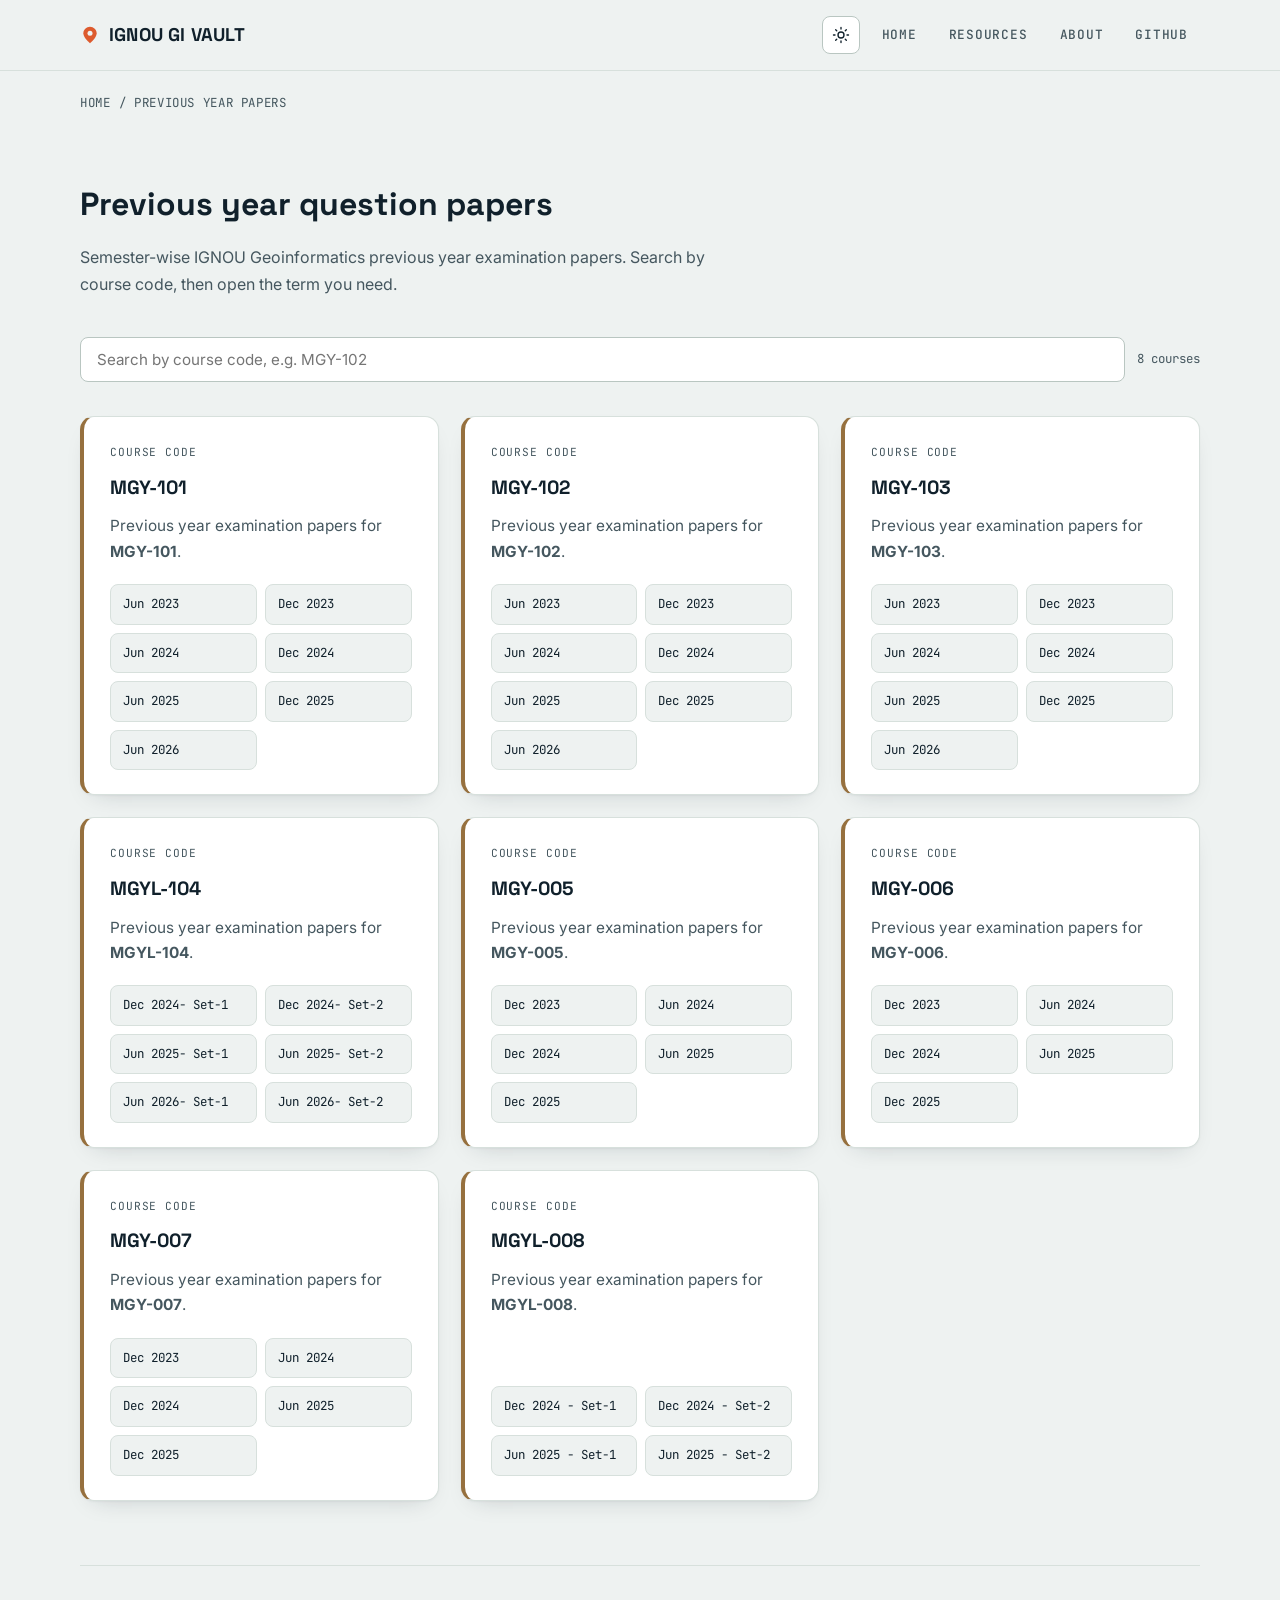
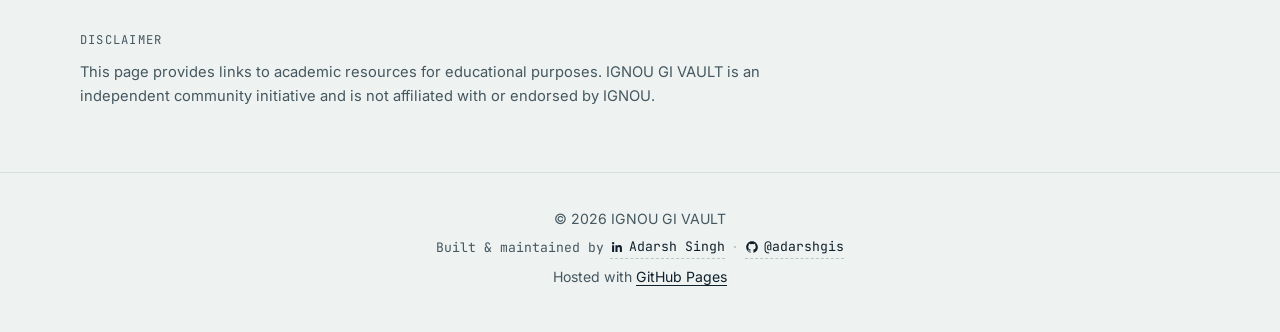
<file: pyq.html>
<!DOCTYPE html>
<html lang="en">
<head>
<meta charset="UTF-8">
<script>
(function(){
  try{
    var stored = localStorage.getItem('gi-vault-theme');
    var theme = stored || (window.matchMedia('(prefers-color-scheme: dark)').matches ? 'dark' : 'light');
    document.documentElement.setAttribute('data-theme', theme);
  }catch(e){}
})();
</script>
<meta name="viewport" content="width=device-width, initial-scale=1.0">
<title>Previous Year Papers | IGNOU GI VAULT</title>
<meta name="description" content="Semester-wise IGNOU Geoinformatics previous year examination question papers for MGY-101, MGY-102 and MGY-103.">
<meta name="theme-color" content="#EEF2F1">
<link rel="icon" href="data:image/svg+xml,%3Csvg xmlns='http://www.w3.org/2000/svg' viewBox='0 0 24 24'%3E%3Cpath fill='%23DD5B2E' d='M12 2C7.6 2 4 5.6 4 10c0 5.8 8 12 8 12s8-6.2 8-12c0-4.4-3.6-8-8-8zm0 11a3 3 0 1 1 0-6 3 3 0 0 1 0 6z'/%3E%3C/svg%3E">
<link rel="preconnect" href="https://fonts.googleapis.com">
<link rel="preconnect" href="https://fonts.gstatic.com" crossorigin>
<link href="https://fonts.googleapis.com/css2?family=Space+Grotesk:wght@500;700&family=Inter:wght@400;500;600&family=JetBrains+Mono:wght@400;500&display=swap" rel="stylesheet">
<link rel="stylesheet" href="style.css">
</head>
<body>
<a class="skip-link" href="#main">Skip to content</a>

<header>
<nav class="navbar">
<a href="index.html" class="logo">
<svg class="pin" viewBox="0 0 24 24" fill="none" xmlns="http://www.w3.org/2000/svg">
<path d="M12 2C7.6 2 4 5.6 4 10c0 5.8 8 12 8 12s8-6.2 8-12c0-4.4-3.6-8-8-8z" fill="#DD5B2E"/>
<circle cx="12" cy="10" r="3" fill="#EEF2F1"/>
</svg>
IGNOU GI VAULT
</a>
<div class="nav-right">
<button class="theme-toggle" aria-label="Toggle dark mode" aria-pressed="false">
<svg class="icon-sun" viewBox="0 0 24 24" fill="none" stroke="currentColor" stroke-width="1.8" stroke-linecap="round"><circle cx="12" cy="12" r="4"/><path d="M12 2v2M12 20v2M4.9 4.9l1.4 1.4M17.7 17.7l1.4 1.4M2 12h2M20 12h2M4.9 19.1l1.4-1.4M17.7 6.3l1.4-1.4"/></svg>
<svg class="icon-moon" viewBox="0 0 24 24" fill="none" stroke="currentColor" stroke-width="1.8" stroke-linecap="round" stroke-linejoin="round"><path d="M21 12.8A9 9 0 1 1 11.2 3 7 7 0 0 0 21 12.8z"/></svg>
</button>
<button class="nav-toggle" aria-label="Toggle menu" aria-expanded="false">
<span></span>
</button>
<ul class="nav-links">
<li><a href="index.html">Home</a></li>
<li><a href="index.html#resources">Resources</a></li>
<li><a href="index.html#about">About</a></li>
<li><a href="https://github.com/adarshgis/ignou_gi" target="_blank" rel="noopener noreferrer">GitHub</a></li>
</ul>
</div>
</nav>
</header>

<main id="main">
<div class="wrap">
<nav class="breadcrumb" aria-label="Breadcrumb">
<a href="index.html">Home</a><span>/</span><span>Previous year papers</span>
</nav>
</div>

<section class="resources">
<h2>Previous year question papers</h2>
<p class="section-description">Semester-wise IGNOU Geoinformatics previous year examination papers. Search by course code, then open the term you need.</p>

<div class="filter-bar">
<input type="search" id="pyq-search" placeholder="Search by course code, e.g. MGY-102" aria-label="Search courses">
<span class="filter-count" id="pyq-count">8 courses</span>
</div>

<div class="card-container">

<div class="card" data-layer="papers" data-course="MGY-101">
<span class="card-label">Course code</span>
<h3> MGY-101</h3>
<p>Previous year examination papers for <strong>MGY-101</strong>.</p>
<div class="term-grid">
<a class="term-chip" target="_blank" rel="noopener noreferrer" href="pyq/mgy-101/MGY-101_jun23.pdf">Jun 2023</a>
<a class="term-chip" target="_blank" rel="noopener noreferrer" href="pyq/mgy-101/MGY-101_dec23.pdf">Dec 2023</a>
<a class="term-chip" target="_blank" rel="noopener noreferrer" href="pyq/mgy-101/MGY-101_jun24.pdf">Jun 2024</a>
<a class="term-chip" target="_blank" rel="noopener noreferrer" href="pyq/mgy-101/MGY-101_dec24.pdf">Dec 2024</a>
<a class="term-chip" target="_blank" rel="noopener noreferrer" href="pyq/mgy-101/MGY-101_june25.pdf">Jun 2025</a>
<a class="term-chip" target="_blank" rel="noopener noreferrer" href="pyq/mgy-101/MGY-101_dec25.pdf">Dec 2025</a>
<a class="term-chip" target="_blank" rel="noopener noreferrer" href="pyq/mgy-101/mgy-101_jun26.pdf">Jun 2026</a>
</div>
</div>

<div class="card" data-layer="papers" data-course="MGY-102">
<span class="card-label">Course code</span>
<h3> MGY-102</h3>
<p>Previous year examination papers for <strong>MGY-102</strong>.</p>
<div class="term-grid">
<a class="term-chip" target="_blank" rel="noopener noreferrer" href="pyq/mgy-102/MGY-102_jun23.pdf">Jun 2023</a>
<a class="term-chip" target="_blank" rel="noopener noreferrer" href="pyq/mgy-102/MGY-102_dec23.pdf">Dec 2023</a>
<a class="term-chip" target="_blank" rel="noopener noreferrer" href="pyq/mgy-102/MGY-102_jun24.pdf">Jun 2024</a>
<a class="term-chip" target="_blank" rel="noopener noreferrer" href="pyq/mgy-102/MGY-102_dec24.pdf">Dec 2024</a>
<a class="term-chip" target="_blank" rel="noopener noreferrer" href="pyq/mgy-102/MGY-102_june25.pdf">Jun 2025</a>
<a class="term-chip" target="_blank" rel="noopener noreferrer" href="pyq/mgy-102/MGY-102_dec25.pdf">Dec 2025</a>
<a class="term-chip" target="_blank" rel="noopener noreferrer" href="pyq/mgy-102/mgy-102_jun26.pdf">Jun 2026</a>
</div>
</div>

<div class="card" data-layer="papers" data-course="MGY-103">
<span class="card-label">Course code</span>
<h3> MGY-103</h3>
<p>Previous year examination papers for <strong>MGY-103</strong>.</p>
<div class="term-grid">
<a class="term-chip" target="_blank" rel="noopener noreferrer" href="pyq/mgy-103/MGY-103_jun23.pdf">Jun 2023</a>
<a class="term-chip" target="_blank" rel="noopener noreferrer" href="pyq/mgy-103/MGY-103_dec23.pdf">Dec 2023</a>
<a class="term-chip" target="_blank" rel="noopener noreferrer" href="pyq/mgy-103/MGY-103_jun24.pdf">Jun 2024</a>
<a class="term-chip" target="_blank" rel="noopener noreferrer" href="pyq/mgy-103/MGY-103_dec24.pdf">Dec 2024</a>
<a class="term-chip" target="_blank" rel="noopener noreferrer" href="pyq/mgy-103/MGY-103_june25.pdf">Jun 2025</a>
<a class="term-chip" target="_blank" rel="noopener noreferrer" href="pyq/mgy-103/MGY-103_dec25.pdf">Dec 2025</a>
<a class="term-chip" target="_blank" rel="noopener noreferrer" href="pyq/mgy-103/mgy-103_jun26.pdf">Jun 2026</a>
</div>
</div>


<div class="card" data-layer="papers" data-course="MGYL-104">
<span class="card-label">Course code</span>
<h3> MGYL-104</h3>
<p>Previous year examination papers for <strong>MGYL-104</strong>.</p>
<div class="term-grid">
<a class="term-chip" target="_blank" rel="noopener noreferrer" href="pyq/mgy-104/MGYL-104(Set-I)_dec24.pdf">Dec 2024- Set-1</a>
<a class="term-chip" target="_blank" rel="noopener noreferrer" href="pyq/mgy-104/MGYL-104(Set-II)_dec24.pdf">Dec 2024- Set-2</a>
<a class="term-chip" target="_blank" rel="noopener noreferrer" href="pyq/mgy-104/MGYL-104_25jun(Set-I).pdf">Jun 2025- Set-1</a>
<a class="term-chip" target="_blank" rel="noopener noreferrer" href="pyq/mgy-104/MGYL-104(Set-II)_jun25.pdf">Jun 2025- Set-2</a>
<a class="term-chip" target="_blank" rel="noopener noreferrer" href="pyq/mgy-104/mgy-104_set1_jun26.pdf">Jun 2026- Set-1</a>
<a class="term-chip" target="_blank" rel="noopener noreferrer" href="pyq/mgy-104/mgy-104_set2_jun26.pdf.pdf">Jun 2026- Set-2</a>
</div>
</div>



<div class="card" data-layer="papers" data-course="MGY-005">
<span class="card-label">Course code</span>
<h3> MGY-005</h3>
<p>Previous year examination papers for <strong>MGY-005</strong>.</p>
<div class="term-grid">
<a class="term-chip" target="_blank" rel="noopener noreferrer" href="pyq/mgy-005/MGY-005_dec23.pdf">Dec 2023</a>
<a class="term-chip" target="_blank" rel="noopener noreferrer" href="pyq/mgy-005/MGY-005_jun24.pdf">Jun 2024</a>
<a class="term-chip" target="_blank" rel="noopener noreferrer" href="pyq/mgy-005/mgy-005_dec24.pdf">Dec 2024</a>
<a class="term-chip" target="_blank" rel="noopener noreferrer" href="pyq/mgy-005/MGY-005_june25.pdf">Jun 2025</a>
<a class="term-chip" target="_blank" rel="noopener noreferrer" href="pyq/mgy-005/MGY-005_dec25.pdf">Dec 2025</a>
</div>
</div>

<div class="card" data-layer="papers" data-course="MGY-006">
<span class="card-label">Course code</span>
<h3> MGY-006</h3>
<p>Previous year examination papers for <strong>MGY-006</strong>.</p>
<div class="term-grid">
<a class="term-chip" target="_blank" rel="noopener noreferrer" href="pyq/mgy-006/MGY-006_dec23.pdf">Dec 2023</a>
<a class="term-chip" target="_blank" rel="noopener noreferrer" href="pyq/mgy-006/MGY-006_jun24.pdf">Jun 2024</a>
<a class="term-chip" target="_blank" rel="noopener noreferrer" href="pyq/mgy-006/MGY-006_dec24.pdf">Dec 2024</a>
<a class="term-chip" target="_blank" rel="noopener noreferrer" href="pyq/mgy-006/MGY-006_jun25.pdf">Jun 2025</a>
<a class="term-chip" target="_blank" rel="noopener noreferrer" href="pyq/mgy-006/MGY-006_dec25.pdf">Dec 2025</a>
</div>
</div>

<div class="card" data-layer="papers" data-course="MGY-007">
<span class="card-label">Course code</span>
<h3> MGY-007</h3>
<p>Previous year examination papers for <strong>MGY-007</strong>.</p>
<div class="term-grid">
<a class="term-chip" target="_blank" rel="noopener noreferrer" href="pyq/mgy-007/MGY-007_dec23.pdf">Dec 2023</a>
<a class="term-chip" target="_blank" rel="noopener noreferrer" href="pyq/mgy-007/MGY-007_jun24.pdf">Jun 2024</a>
<a class="term-chip" target="_blank" rel="noopener noreferrer" href="pyq/mgy-007/MGY-007_dec24.pdf">Dec 2024</a>
<a class="term-chip" target="_blank" rel="noopener noreferrer" href="pyq/mgy-007/MGY-007_jun25.pdf">Jun 2025</a>
<a class="term-chip" target="_blank" rel="noopener noreferrer" href="pyq/mgy-007/MGY-007_dec25.pdf">Dec 2025</a>
</div>
</div>

<div class="card" data-layer="papers" data-course="MGYL-008">
<span class="card-label">Course code</span>
<h3> MGYL-008</h3>
<p>Previous year examination papers for <strong>MGYL-008</strong>.</p>
<div class="term-grid">
<a class="term-chip" target="_blank" rel="noopener noreferrer" href="pyq/mgyl-008/MGYL-008(Set-I)_dec24.pdf">Dec 2024 - Set-1</a>
<a class="term-chip" target="_blank" rel="noopener noreferrer" href="pyq/mgyl-008/MGYL-008(Set-II)_dec24.pdf">Dec 2024 - Set-2</a>
<a class="term-chip" target="_blank" rel="noopener noreferrer" href="pyq/mgyl-008/MGYL-008(Set-I)_jun25.pdf">Jun 2025 - Set-1</a>
<a class="term-chip" target="_blank" rel="noopener noreferrer" href="pyq/mgyl-008/MGYL-008(Set-II)_jun25.pdf">Jun 2025 - Set-2</a>
</div>
</div>

</div>
<p class="no-results" id="pyq-empty">No courses match that search.</p>
</section>

<section class="disclaimer">
<span class="eyebrow">Disclaimer</span>
<p>This page provides links to academic resources for educational purposes. IGNOU GI VAULT is an independent community initiative and is not affiliated with or endorsed by IGNOU.</p>
</section>
</main>

<footer>
<div class="wrap">
<p>© 2026 IGNOU GI VAULT</p>
<p class="footer-credit">Built &amp; maintained by <a href="https://www.linkedin.com/in/adarsh-singh-gis/" target="_blank" rel="noopener noreferrer"><svg viewBox="0 0 24 24" fill="currentColor" aria-hidden="true"><path d="M20.45 20.45h-3.55v-5.57c0-1.33-.02-3.03-1.85-3.03-1.85 0-2.14 1.45-2.14 2.94v5.66H9.36V9h3.41v1.56h.05c.47-.9 1.63-1.85 3.36-1.85 3.6 0 4.27 2.37 4.27 5.45v6.29zM5.34 7.43a2.06 2.06 0 1 1 0-4.12 2.06 2.06 0 0 1 0 4.12zM7.12 20.45H3.56V9h3.56v11.45z"/></svg>Adarsh Singh</a><span class="divider">·</span><a href="https://github.com/adarshgis" target="_blank" rel="noopener noreferrer"><svg viewBox="0 0 24 24" fill="currentColor" aria-hidden="true"><path d="M12 2C6.48 2 2 6.58 2 12.2c0 4.5 2.87 8.32 6.84 9.67.5.1.68-.22.68-.49 0-.24-.01-1.02-.01-1.85-2.78.61-3.37-1.19-3.37-1.19-.45-1.17-1.11-1.48-1.11-1.48-.91-.63.07-.62.07-.62 1 .07 1.53 1.04 1.53 1.04.89 1.55 2.34 1.11 2.91.85.09-.66.35-1.11.63-1.37-2.22-.25-4.56-1.13-4.56-5.03 0-1.11.39-2.02 1.03-2.73-.1-.26-.45-1.3.1-2.71 0 0 .84-.27 2.75 1.04a9.4 9.4 0 0 1 2.5-.34c.85 0 1.7.12 2.5.34 1.91-1.31 2.75-1.04 2.75-1.04.55 1.41.2 2.45.1 2.71.64.71 1.03 1.62 1.03 2.73 0 3.91-2.34 4.77-4.57 5.02.36.32.68.94.68 1.9 0 1.37-.01 2.47-.01 2.81 0 .27.18.6.69.49A10.02 10.02 0 0 0 22 12.2C22 6.58 17.52 2 12 2z"/></svg>@adarshgis</a></p>

<p>Hosted with <a href="https://pages.github.com/" target="_blank" rel="noopener noreferrer">GitHub Pages</a></p>
</div>
</footer>

<script src="app.js"></script>
</body>
</html>
</file>
<file: style.css>
/* ===================================================
   IGNOU GI VAULT — design system
   Concept: a field survey index — contour lines, grid
   references and layer swatches, the vernacular of the
   GIS software these students actually use.
=================================================== */

:root{
  /* ---- palette ---- */
  --ink:        #10202B;   /* primary text */
  --ink-soft:   #45575F;   /* secondary text */
  --paper:      #EEF2F1;   /* page background */
  --paper-raised:#FFFFFF;  /* card background */
  --line:       #D7E0DC;   /* hairline / borders */
  --line-strong:#B9C6C1;

  --accent:     #DD5B2E;   /* survey-flag orange — primary action */
  --accent-ink: #FFFFFF;

  --layer-guides:  #2C6E8E;  /* documents */
  --layer-papers:  #96703E;  /* contour brown — exams */
  --layer-sessions:#3E7A5C;  /* field green — media */
  --layer-books:   #7A4E9E;  /* survey violet — online books */
  --layer-assignments:#B23A48; /* survey-flag red — assignments */

  --radius-sm: 8px;
  --radius-md: 14px;
  --radius-lg: 20px;

  --shadow-card: 0 1px 2px rgba(16,32,43,.04), 0 10px 24px -14px rgba(16,32,43,.22);
  --shadow-card-hover: 0 1px 2px rgba(16,32,43,.05), 0 20px 36px -16px rgba(16,32,43,.28);

  --font-display: "Space Grotesk", "Inter", sans-serif;
  --font-body: "Inter", sans-serif;
  --font-mono: "JetBrains Mono", ui-monospace, "SF Mono", Menlo, monospace;

  --header-bg: rgba(238,242,241,.88);
}

/* ---- dark theme override ---- */
[data-theme="dark"]{
  --ink:        #EAF0EE;
  --ink-soft:   #9FB0AA;
  --paper:      #0E1714;
  --paper-raised:#16211D;
  --line:       #263230;
  --line-strong:#38443F;

  --accent:     #E97A4C;
  --accent-ink: #10202B;

  --layer-guides:  #5B9BC2;
  --layer-papers:  #C79A5D;
  --layer-sessions:#5FAE84;
  --layer-books:   #A582C9;
  --layer-assignments:#D9707C;

  --shadow-card: 0 1px 2px rgba(0,0,0,.3), 0 10px 24px -14px rgba(0,0,0,.5);
  --shadow-card-hover: 0 1px 2px rgba(0,0,0,.35), 0 20px 36px -16px rgba(0,0,0,.55);

  --header-bg: rgba(14,23,20,.88);
}

[data-theme="dark"] .hero-contours{ opacity:.35; }
[data-theme="dark"] .video-card .thumb{ background:#000; }

/* smooth theme transition, skipped for reduced-motion via the block below */
body, header, .card, .term-chip, .button{
  transition:background-color .2s ease, border-color .2s ease, color .2s ease;
}

*{ margin:0; padding:0; box-sizing:border-box; }

html{ scroll-behavior:smooth; }

body{
  font-family:var(--font-body);
  background:var(--paper);
  color:var(--ink);
  line-height:1.65;
  min-height:100vh;
  -webkit-font-smoothing:antialiased;
}

img{ max-width:100%; display:block; }

a{ color:inherit; }

.wrap{
  width:92%;
  max-width:1120px;
  margin:0 auto;
}

/* ---- skip link ---- */
.skip-link{
  position:absolute;
  left:-999px;
  top:auto;
  background:var(--ink);
  color:#fff;
  padding:12px 18px;
  border-radius:var(--radius-sm);
  z-index:1000;
}
.skip-link:focus{
  left:16px;
  top:16px;
}

:focus-visible{
  outline:2.5px solid var(--accent);
  outline-offset:3px;
  border-radius:4px;
}

/* ===================== header ===================== */
header{
  position:sticky;
  top:0;
  z-index:100;
  background:var(--header-bg);
  backdrop-filter:blur(10px);
  border-bottom:1px solid var(--line);
}

.navbar{
  width:92%;
  max-width:1120px;
  margin:auto;
  padding:16px 0;
  display:flex;
  justify-content:space-between;
  align-items:center;
  gap:16px;
}

.nav-right{
  display:flex;
  align-items:center;
  gap:10px;
}

.logo{
  display:flex;
  align-items:center;
  gap:9px;
  font-family:var(--font-display);
  font-weight:700;
  font-size:1.15rem;
  letter-spacing:.2px;
  text-decoration:none;
  color:var(--ink);
}

.logo .pin{
  width:20px;
  height:20px;
  flex-shrink:0;
}

.theme-toggle{
  display:flex;
  align-items:center;
  justify-content:center;
  width:38px;
  height:38px;
  border-radius:var(--radius-sm);
  border:1px solid var(--line-strong);
  background:var(--paper-raised);
  color:var(--ink);
  cursor:pointer;
  flex-shrink:0;
}
.theme-toggle:hover{ border-color:var(--ink-soft); }
.theme-toggle svg{ width:18px; height:18px; }
.theme-toggle .icon-moon{ display:none; }
[data-theme="dark"] .theme-toggle .icon-sun{ display:none; }
[data-theme="dark"] .theme-toggle .icon-moon{ display:block; }

.nav-toggle{
  display:none;
  background:none;
  border:1px solid var(--line-strong);
  border-radius:var(--radius-sm);
  width:42px;
  height:42px;
  cursor:pointer;
  align-items:center;
  justify-content:center;
}
.nav-toggle span,
.nav-toggle span::before,
.nav-toggle span::after{
  content:"";
  display:block;
  width:20px;
  height:2px;
  background:var(--ink);
  position:relative;
  transition:.2s;
}
.nav-toggle span::before{ position:absolute; top:-6px; }
.nav-toggle span::after{ position:absolute; top:6px; }

.nav-links{
  list-style:none;
  display:flex;
  gap:8px;
  align-items:center;
  font-family:var(--font-mono);
  font-size:.8rem;
  text-transform:uppercase;
  letter-spacing:.06em;
}

.nav-links a{
  text-decoration:none;
  color:var(--ink-soft);
  font-weight:500;
  padding:8px 12px;
  border-radius:var(--radius-sm);
  transition:.2s;
}

.nav-links a:hover{
  color:var(--ink);
  background:rgba(16,32,43,.06);
}

.nav-links a.active{
  color:var(--ink);
  background:var(--paper-raised);
  border:1px solid var(--line);
}

/* legend strip: quick category nav, doubles as a map legend */
.legend-strip{
  border-bottom:1px solid var(--line);
  background:var(--paper-raised);
}
.legend-strip ul{
  list-style:none;
  display:flex;
  gap:0;
  overflow-x:auto;
}
.legend-strip a{
  display:flex;
  align-items:center;
  gap:8px;
  padding:10px 18px;
  text-decoration:none;
  font-family:var(--font-mono);
  font-size:.74rem;
  letter-spacing:.05em;
  text-transform:uppercase;
  color:var(--ink-soft);
  white-space:nowrap;
  border-right:1px solid var(--line);
  transition:.2s;
}
.legend-strip a:hover{ color:var(--ink); background:var(--paper); }
.legend-strip .swatch{
  width:9px; height:9px; border-radius:2px; flex-shrink:0;
}

/* ===================== hero ===================== */
.hero{
  position:relative;
  overflow:hidden;
  padding:76px 0 64px;
  border-bottom:1px solid var(--line);
}

.hero-contours{
  position:absolute;
  inset:0;
  width:100%;
  height:100%;
  z-index:0;
  opacity:.55;
}

.hero-inner{
  position:relative;
  z-index:1;
  width:92%;
  max-width:1120px;
  margin:auto;
}

.coord-badge{
  display:inline-flex;
  align-items:center;
  gap:8px;
  font-family:var(--font-mono);
  font-size:.72rem;
  letter-spacing:.06em;
  color:var(--ink-soft);
  background:var(--paper-raised);
  border:1px solid var(--line);
  padding:6px 12px;
  border-radius:999px;
  margin-bottom:22px;
}
.coord-badge .dot{
  width:6px; height:6px; border-radius:50%;
  background:var(--accent);
}

.hero h1{
  font-family:var(--font-display);
  font-weight:700;
  font-size:clamp(2.1rem, 4.6vw, 3.4rem);
  line-height:1.12;
  max-width:820px;
  color:var(--ink);
  margin-bottom:20px;
  letter-spacing:-.01em;
}

.hero p{
  max-width:620px;
  color:var(--ink-soft);
  font-size:1.08rem;
  margin-bottom:34px;
}

/* ===================== buttons ===================== */
.button{
  display:inline-flex;
  align-items:center;
  gap:8px;
  padding:12px 22px;
  border-radius:var(--radius-sm);
  background:var(--accent);
  color:var(--accent-ink);
  text-decoration:none;
  font-weight:600;
  font-size:.95rem;
  border:1px solid var(--accent);
  transition:.18s ease;
  cursor:pointer;
}

.button:hover{
  transform:translateY(-2px);
  box-shadow:0 10px 22px -8px rgba(221,91,46,.5);
}

.button.secondary{
  background:transparent;
  border:1px solid var(--line-strong);
  color:var(--ink);
}
.button.secondary:hover{
  background:var(--paper-raised);
  box-shadow:none;
  border-color:var(--ink-soft);
}

.button.disabled{
  background:var(--line);
  border-color:var(--line);
  color:var(--ink-soft);
  pointer-events:none;
}

/* ===================== sections ===================== */
section{
  width:92%;
  max-width:1120px;
  margin:auto;
  padding:64px 0;
}

.eyebrow{
  display:block;
  font-family:var(--font-mono);
  font-size:.76rem;
  letter-spacing:.1em;
  text-transform:uppercase;
  color:var(--ink-soft);
  margin-bottom:10px;
}

section h2{
  font-family:var(--font-display);
  font-size:clamp(1.5rem, 2.6vw, 2rem);
  color:var(--ink);
  margin-bottom:14px;
}

.section-description{
  max-width:640px;
  color:var(--ink-soft);
  margin-bottom:40px;
}

.section-head{
  display:flex;
  justify-content:space-between;
  align-items:flex-end;
  gap:24px;
  flex-wrap:wrap;
  margin-bottom:36px;
}
.section-head .section-description{ margin-bottom:0; }

/* ===================== layer cards (resource grid) ===================== */
.card-container{
  display:grid;
  grid-template-columns:repeat(auto-fit, minmax(280px,1fr));
  gap:22px;
}

.card{
  position:relative;
  display:flex;
  flex-direction:column;
  background:var(--paper-raised);
  border:1px solid var(--line);
  border-left:4px solid var(--layer-guides);
  border-radius:var(--radius-md);
  padding:26px 26px 24px;
  box-shadow:var(--shadow-card);
  transition:.25s ease;
}

.card:hover{
  transform:translateY(-4px);
  box-shadow:var(--shadow-card-hover);
}

.card[data-layer="papers"]{ border-left-color:var(--layer-papers); }
.card[data-layer="sessions"]{ border-left-color:var(--layer-sessions); }
.card[data-layer="books"]{ border-left-color:var(--layer-books); }
.card[data-layer="assignments"]{ border-left-color:var(--layer-assignments); }

.card-label{
  font-family:var(--font-mono);
  font-size:.7rem;
  letter-spacing:.08em;
  text-transform:uppercase;
  color:var(--ink-soft);
  margin-bottom:10px;
}

.card h3{
  font-family:var(--font-display);
  font-size:1.2rem;
  margin-bottom:10px;
  color:var(--ink);
}

.card p{
  color:var(--ink-soft);
  margin-bottom:20px;
  flex:1;
  font-size:.96rem;
}

.card-meta{
  font-family:var(--font-mono);
  font-size:.74rem;
  color:var(--ink-soft);
  margin-bottom:16px;
  display:flex;
  gap:14px;
  flex-wrap:wrap;
}

.card-actions{
  display:flex;
  gap:10px;
  flex-wrap:wrap;
}

/* ===================== about / contribute / disclaimer ===================== */
.about, .contribute, .disclaimer{
  border-top:1px solid var(--line);
}

.about p, .contribute p, .disclaimer p{
  max-width:760px;
  color:var(--ink-soft);
}

.contribute{
  display:flex;
  flex-wrap:wrap;
  align-items:center;
  justify-content:space-between;
  gap:24px;
}
.contribute .copy{ max-width:560px; }
.contribute h2{ margin-bottom:8px; }

.disclaimer p{ font-size:.92rem; }

/* ===================== footer ===================== */
footer{
  border-top:1px solid var(--line);
  padding:34px 0 44px;
  text-align:center;
  color:var(--ink-soft);
  font-size:.88rem;
}
footer .wrap{ display:flex; flex-direction:column; gap:6px; align-items:center; }
footer a{ color:var(--ink); text-decoration:underline; text-underline-offset:3px; }

.footer-credit{
  display:flex;
  flex-wrap:wrap;
  justify-content:center;
  align-items:center;
  gap:6px;
  font-family:var(--font-mono);
  font-size:.82rem;
}
.footer-credit .divider{ color:var(--line-strong); }
.footer-credit a{
  display:inline-flex;
  align-items:center;
  gap:5px;
  text-decoration:none;
  border-bottom:1px dashed var(--line-strong);
}

.footer-credit a svg{
  width:14px;
  height:14px;
  flex-shrink:0;
}
.footer-credit a:hover{ border-color:var(--accent); color:var(--accent); }

.support-btn{
  display:inline-flex;
  align-items:center;
  gap:6px;
  margin-top:6px;
  padding:8px 16px;
  border-radius:999px;
  border:1px solid var(--line-strong);
  background:var(--paper-raised);
  text-decoration:none;
  font-family:var(--font-mono);
  font-size:.78rem;
  color:var(--ink);
}
.support-btn:hover{ border-color:var(--accent); color:var(--accent); }

/* ===================== breadcrumb ===================== */
.breadcrumb{
  font-family:var(--font-mono);
  font-size:.78rem;
  color:var(--ink-soft);
  text-transform:uppercase;
  letter-spacing:.05em;
  padding-top:22px;
  display:flex;
  gap:8px;
  align-items:center;
}
.breadcrumb a{ text-decoration:none; color:var(--ink-soft); }
.breadcrumb a:hover{ color:var(--ink); text-decoration:underline; }

/* ===================== filter bar (PYQ page) ===================== */
.filter-bar{
  display:flex;
  gap:12px;
  flex-wrap:wrap;
  align-items:center;
  margin-bottom:34px;
}

.filter-bar input[type="search"]{
  flex:1;
  min-width:220px;
  padding:12px 16px;
  border-radius:var(--radius-sm);
  border:1px solid var(--line-strong);
  background:var(--paper-raised);
  font-family:var(--font-body);
  font-size:.95rem;
  color:var(--ink);
}
.filter-bar input[type="search"]:focus{
  border-color:var(--accent);
}

.filter-count{
  font-family:var(--font-mono);
  font-size:.78rem;
  color:var(--ink-soft);
  white-space:nowrap;
}

.no-results{
  display:none;
  color:var(--ink-soft);
  font-family:var(--font-mono);
  font-size:.9rem;
  padding:30px 0;
}

/* term chip grid inside a paper card */
.term-grid{
  display:grid;
  grid-template-columns:repeat(auto-fill, minmax(130px,1fr));
  gap:8px;
}
.term-chip{
  display:flex;
  align-items:center;
  justify-content:space-between;
  gap:8px;
  padding:9px 12px;
  border:1px solid var(--line);
  border-radius:var(--radius-sm);
  text-decoration:none;
  font-family:var(--font-mono);
  font-size:.78rem;
  color:var(--ink);
  background:var(--paper);
  transition:.18s;
}
.term-chip:hover{
  border-color:var(--layer-papers);
  background:var(--paper-raised);
  transform:translateY(-2px);
}
.term-chip svg{ width:12px; height:12px; flex-shrink:0; opacity:.6; }

/* ===================== video card (sessions page) ===================== */
.video-card .thumb{
  position:relative;
  border-radius:var(--radius-sm);
  overflow:hidden;
  margin-bottom:18px;
  aspect-ratio:16/9;
  background:var(--ink);
}
.video-card .thumb img{
  width:100%; height:100%; object-fit:cover;
  transition:.3s;
}
.video-card:hover .thumb img{ transform:scale(1.04); }
.video-card .thumb::after{
  content:"";
  position:absolute; inset:0;
  background:linear-gradient(180deg, rgba(16,32,43,0) 40%, rgba(16,32,43,.55) 100%);
}
.play-badge{
  position:absolute;
  bottom:10px; left:10px;
  display:flex; align-items:center; gap:6px;
  background:rgba(255,255,255,.92);
  color:#10202B;              /* ← changed from var(--ink) */
  font-family:var(--font-mono);
  font-size:.72rem;
  padding:5px 10px;
  border-radius:999px;
  z-index:1;
}

/* ===================== programme guide card ===================== */
.guide-card .file-tag{
  display:inline-flex;
  align-items:center;
  gap:6px;
  font-family:var(--font-mono);
  font-size:.72rem;
  color:var(--layer-guides);
  background:rgba(44,110,142,.08);
  padding:4px 10px;
  border-radius:999px;
  margin-bottom:14px;
  width:fit-content;
}
.card[data-layer="books"] .file-tag{
  color:var(--layer-books);
  background:rgba(122,78,158,.08);
}

/* ===================== responsive ===================== */
@media(max-width:820px){
  .nav-toggle{ display:flex; }
  .nav-links{
    position:absolute;
    top:100%;
    left:0;
    right:0;
    flex-direction:column;
    align-items:stretch;
    background:var(--paper-raised);
    border-bottom:1px solid var(--line);
    padding:10px 5%;
    gap:4px;
    display:none;
  }
  .nav-links.open{ display:flex; }
  .nav-links a{ padding:12px; }

  .hero{ padding:56px 0 48px; }
  .contribute{ flex-direction:column; align-items:flex-start; }
  .contribute .button{ width:100%; text-align:center; justify-content:center; }
}

@media(max-width:520px){
  .card-actions{ flex-direction:column; }
  .card-actions .button{ width:100%; justify-content:center; }
  section{ padding:48px 0; }
}

@media(prefers-reduced-motion: reduce){
  *{ transition:none !important; animation:none !important; scroll-behavior:auto !important; }
}
</file>
